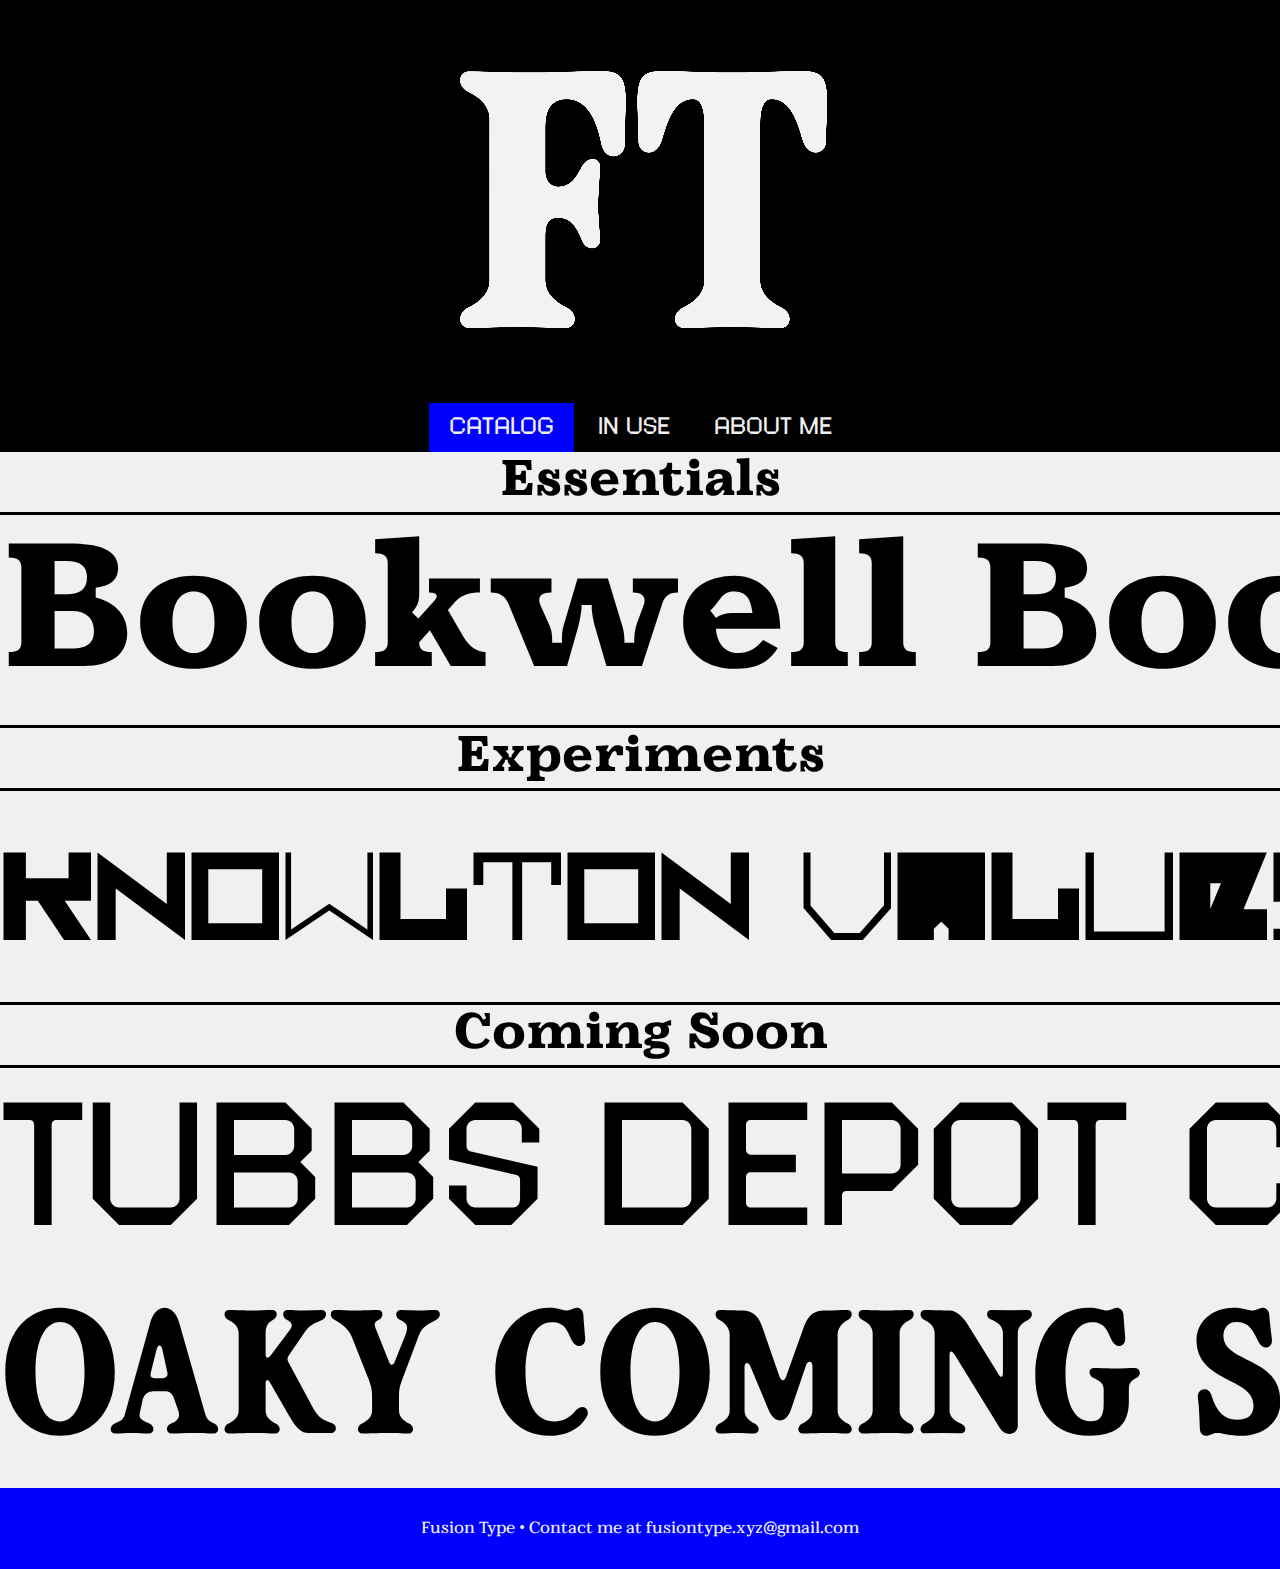
<file: index.html>
<!DOCTYPE html>
<html lang="eng">
<head>
    <meta charset="UTF-8">
    <meta http-equiv="X-UA_Compatable" content="IE=edge">
    <meta name="viewport" content="with=device=width">
    <title>Fusion Type Foundry</title>
    <link rel="stylesheet" href="style.css">
    <link rel="icon" type="image/png" href="FAVICON.png">
</head>

<!-- <div class="navlogo">
    <img src="/images2/FusionTypeG.svg" alt="Fusion Type Logo" width="100%">
</div> -->

<div class="mainvid">
    <video width="100%" autoplay muted loop>
        <source src="FT WEB.mp4" type="video/mp4">
    Your browser does not support the video tag.
    </video>
</div>

<!-- <div class="navlogo">
    <img src="/images2/Fusion Type White.png" alt="Fusion Type Logo" style="width:100%">
</div> -->

<!-- <div class="arrowdown">
    <img src="/images2/Arrow down.png" alt="Arrow Down" style="width:100%">
</div> -->

<body>
    <nav class="navbar">
        <ul>
            <li><a href="index.html" class="active">Catalog</a></li>
            <li><a href="morework.html">In Use</a></li>
            <li><a href="about.html">About Me</a></li>
        </ul>
    </nav>

<h3>Essentials</h3>
<hr color="black" size="3">
<m1>
<a href="Bookwell.html" style="color: inherit;" target="_self">
<div class="marquee">
	<div class="marquee-content scroll">
		<div>Bookwell</div>
		<div>Bookwell</div>
	</div>
	<div class="marquee-content scroll">
		<div>Bookwell</div>
		<div>Bookwell</div>
	</div>
</div>
</a>
</m1>

<hr color="black" size="3">
<h3>Experiments</h3>
<hr color="black" size="3">
<m4>
    <a href="KV.html" style="color: inherit;"target="_self">
    <div class="marquee">
        <div class="marquee-content scroll">
            <div>Knowlton</div>
            <div>Values</div>
            <div>Ascii</div>
        </div>
        <div class="marquee-content scroll">
            <div>Knowlton</div>
            <div>Values</div>
            <div>Ascii</div>
        </div>
    </div>
    </a>
</m4>

<hr color="black" size="3">
<h3>Coming Soon</h3>
<hr color="black" size="3">

<m2>
    <a>
    <div class="marquee">
        <div class="marquee-content scroll">
            <div>Tubbs</div>
            <div>Depot</div>
            <div>Coming</div>
            <div>Soon</div>
        </div>
        <div class="marquee-content scroll">
            <div>Tubbs</div>
            <div>Depot</div>
            <div>Coming</div>
            <div>Soon</div>
        </div>
    </div>
    </a>
    </m2>
    
    <m3>
        <a>
        <div class="marquee">
            <div class="marquee-content scroll">
                <div>OAKY</div>
                <div>COMING</div>
                <div>SOON</div>
            </div>
            <div class="marquee-content scroll">
                <div>OAKY</div>
                <div>COMING</div>
                <div>SOON</div>
            </div>
        </div>
        </a>
    </m3>

</body>


<footer>
    <p>Fusion Type • Contact me at fusiontype.xyz@gmail.com</p>
</footer>

<div class="cursors"> 
    <div>
        <span> </span>
    </div>
</div>

<script src="cursors.js"></script>
</file>
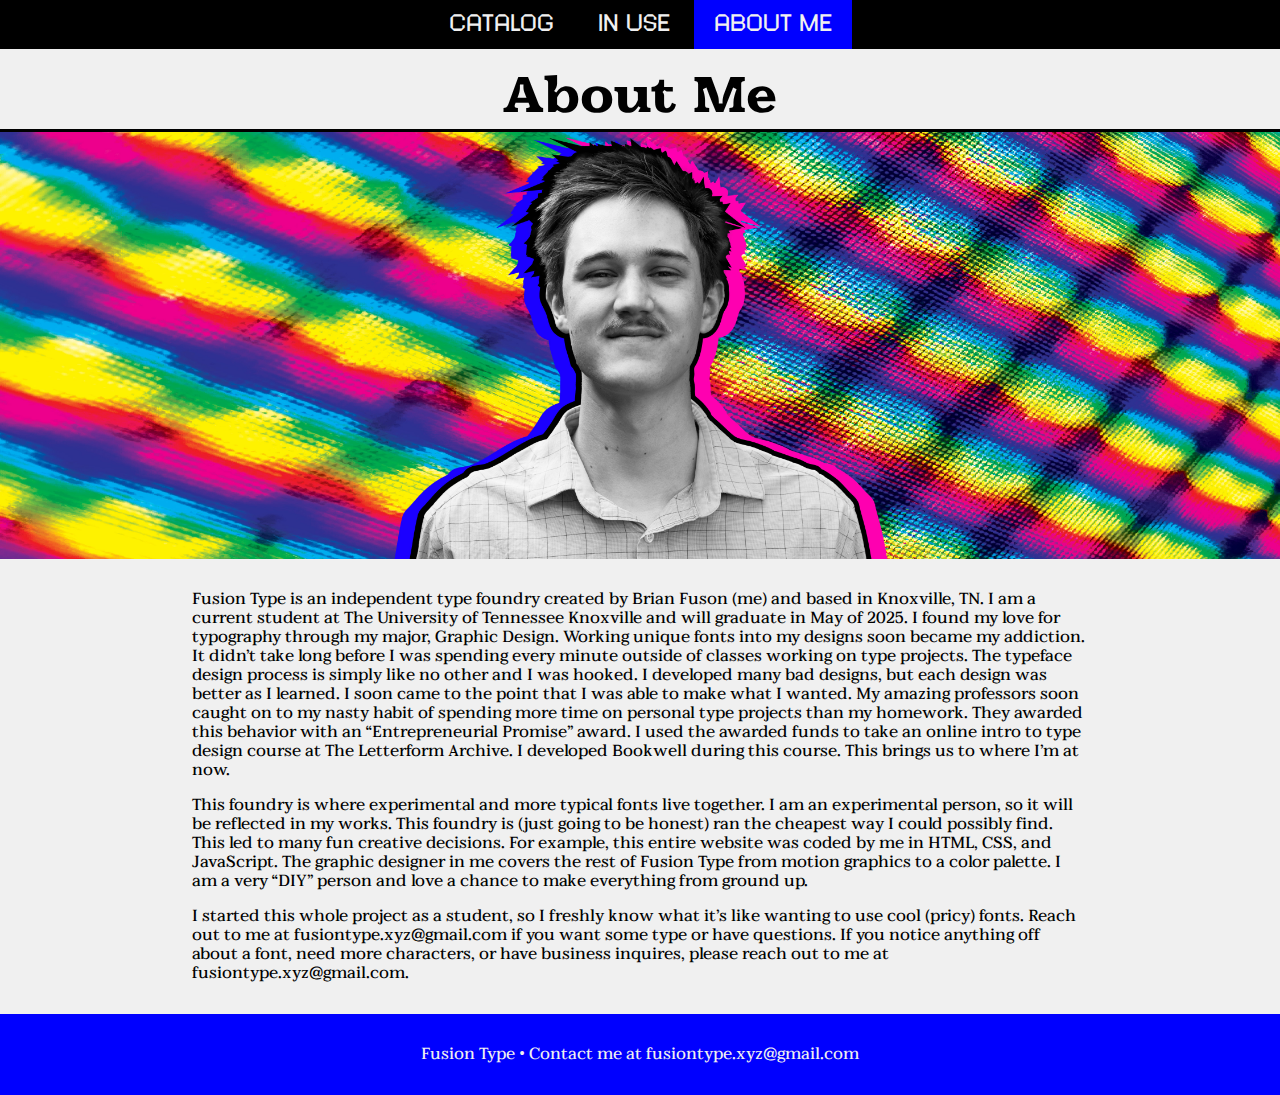
<file: about.html>
<!DOCTYPE html>
<html lang="eng">
<head>
    <meta charset="UTF-8">
    <meta http-equiv="X-UA_Compatable" content="IE=edge">
    <meta name="viewport" content="with=device=width">
    <title>Fusion Type Foundry</title>
    <link rel="stylesheet" href="style.css">
    <link rel="icon" type="image/png" href="FAVICON.png">
</head>

<body>
    <nav class="navbar">
        <ul>
            <li><a href="index.html">Catalog</a></li>
            <li><a href="morework.html">In Use</a></li>
            <li><a href="about.html" class="active">About Me</a></li>
        </ul>
    </nav>

<main>
</main>
    <h3>About Me</h3>
    <hr color="black" size="3">
<!-- <div class="ME">
<img src="/images2/ME2.png" alt="Picture of Brian" class="center" style="width: 50%;">
</div> -->

<div class="MWI">
    <img src="/images2/ME2.jpg" alt="Self Portrait" class="center" style="width: 100%;">
</div>

<div class="paragraph">
    <p>Fusion Type is an independent type foundry created by Brian Fuson (me) and based in Knoxville, TN. I am a current student at The University of Tennessee Knoxville and will graduate in May of 2025. I found my love for typography through my major, Graphic Design. Working unique fonts into my designs soon became my addiction. It didn’t take long before I was spending every minute outside of classes working on type projects. The typeface design process is simply like no other and I was hooked. I developed many bad designs, but each design was better as I learned. I soon came to the point that I was able to make what I wanted. My amazing professors soon caught on to my nasty habit of spending more time on personal type projects than my homework. They awarded this behavior with an “Entrepreneurial Promise” award. I used the awarded funds to take an online intro to type design course at The Letterform Archive. I developed Bookwell during this course. This brings us to where I’m at now. </p>
    <p>This foundry is where experimental and more typical fonts live together. I am an experimental person, so it will be reflected in my works. This foundry is (just going to be honest) ran the cheapest way I could possibly find. This led to many fun creative decisions. For example, this entire website was coded by me in HTML, CSS, and JavaScript. The graphic designer in me covers the rest of Fusion Type from motion graphics to a color palette. I am a very “DIY” person and love a chance to make everything from ground up. </p>
    <p>I started this whole project as a student, so I freshly know what it’s like wanting to use cool (pricy) fonts. Reach out to me at fusiontype.xyz@gmail.com if you want some type or have questions. If you notice anything off about a font, need more characters, or have business inquires, please reach out to me at fusiontype.xyz@gmail.com.</p>
</div>

</body>

<footer>
    <p>Fusion Type • Contact me at fusiontype.xyz@gmail.com</p>
</footer>
</file>
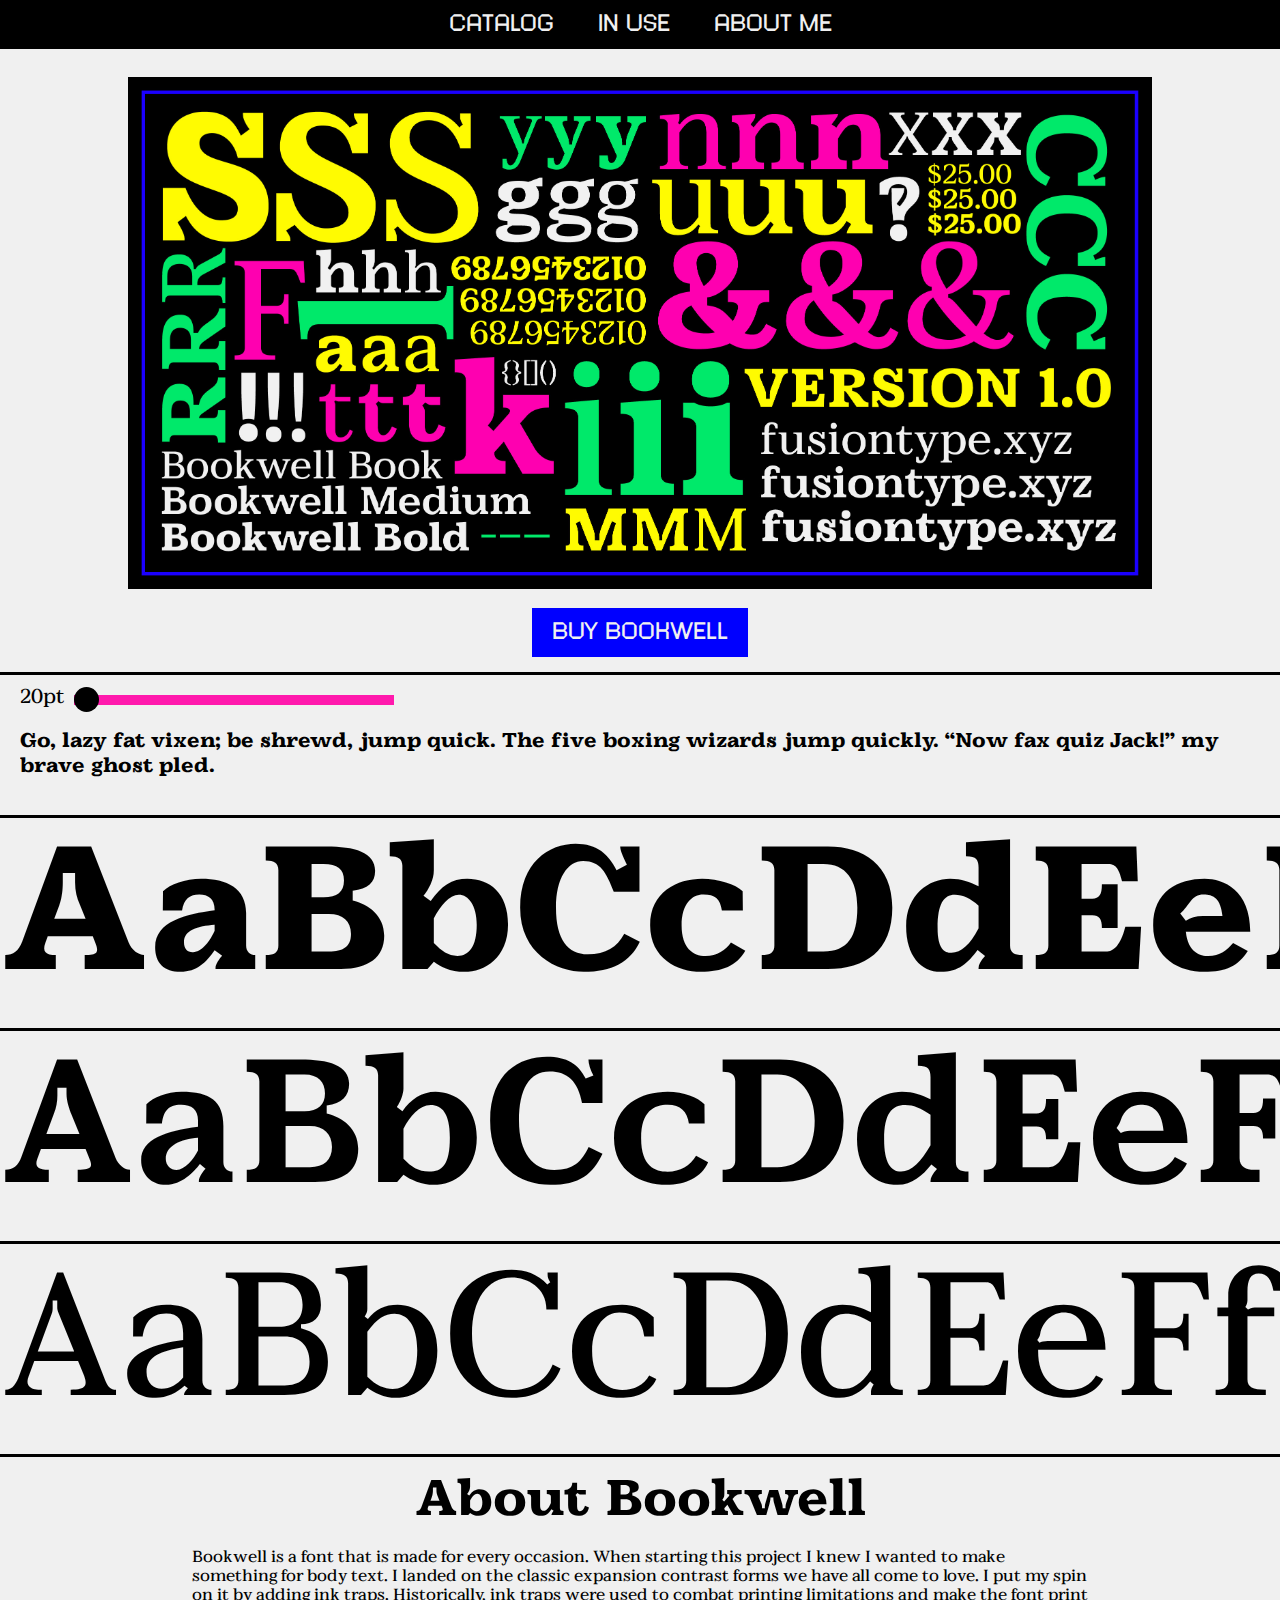
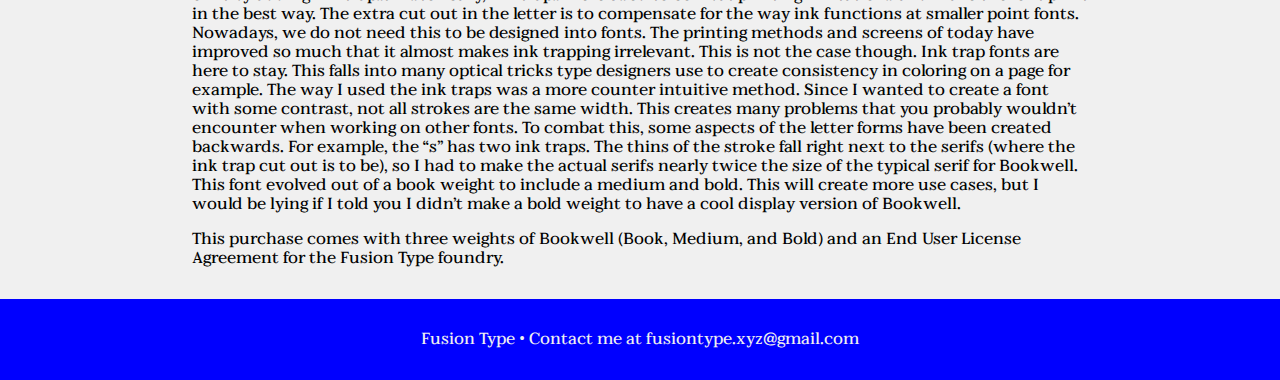
<file: Bookwell.html>
<!DOCTYPE html>
<html lang="en">
<head>
    <meta charset="UTF-8">
    <meta http-equiv="X-UA-Compatible" content="IE=edge">
    <meta name="viewport" content="width=device-width">
    <title>Fusion Type Foundry</title>
    <link rel="stylesheet" href="style.css">
    <link rel="stylesheet" href="bookwellstyle.css">
    <link rel="icon" type="image/png" href="FAVICON.png">
</head>

<body>

  <nav class="navbar">
        <ul>
            <li><a href="index.html">Catalog</a></li>
            <li><a href="morework.html">In Use</a></li>
            <li><a href="about.html">About Me</a></li>
        </ul>
  </nav>

  <!-- <h3>Bookwell</h3>

  <p2>Need something simple but unique? Click the button below to download Bookwell</p2> -->
<!-- <div class="specvid">
  <video width="80%" autoplay muted loop>
    <source src="images2/Bookwell Animation.mp4" type="video/mp4">
  Your browser does not support the video tag.
  </video>
</div> -->

<div class="specimag">
  <image width="80%">
    <img src="/images2/BW Spec.jpg" alt="Fusion Type" style="width:100%" data-hover="Type Design">
  </image>
</div>

  <a href="https://fusiontype.gumroad.com/l/Bookwell?layout=profile" target="_blank">
    <button class="button">Buy Bookwell</button>
  </a>


  <hr color="black" size="3">

  <input type="range" min="20" max="150" class="size-slider">
  <div class="txtsize"><span>20</span>pt</div>
  <div class="slide">Go, lazy fat vixen; be shrewd, jump quick. The five boxing wizards jump quickly. “Now fax quiz Jack!” my brave ghost pled.</div>
  <br>
  <br>

  <hr color="black" size="3">

  <mb>
    <a>
    <div class="marqueeb">
        <div class="marquee-content scrollb">
            <div>AaBbCcDdEeFfGgHhIiJjKkLlMmNnOoPpQqRrSsTtUuVvWwXxYyZz</div>
        </div>
        <div class="marquee-content scrollb">
            <div>AaBbCcDdEeFfGgHhIiJjKkLlMmNnOoPpQqRrSsTtUuVvWwXxYyZz</div>
        </div>
    </div>
    <hr color="black" size="3">    
    </a>
  </mb>

  <mbb>
    <a>
    <div class="marqueebb">
        <div class="marquee-content scrollbb">
            <div>AaBbCcDdEeFfGgHhIiJjKkLlMmNnOoPpQqRrSsTtUuVvWwXxYyZz</div>
        </div>
        <div class="marquee-content scrollbb">
            <div>AaBbCcDdEeFfGgHhIiJjKkLlMmNnOoPpQqRrSsTtUuVvWwXxYyZz</div>
        </div>
    </div>
    <hr color="black" size="3">    
    </a>
  </mbb>

  <mbbb>
    <a>
    <div class="marqueebb">
        <div class="marquee-content scrollbb">
            <div>AaBbCcDdEeFfGgHhIiJjKkLlMmNnOoPpQqRrSsTtUuVvWwXxYyZz</div>
        </div>
        <div class="marquee-content scrollbb">
            <div>AaBbCcDdEeFfGgHhIiJjKkLlMmNnOoPpQqRrSsTtUuVvWwXxYyZz</div>
        </div>
    </div>
    <hr color="black" size="3">    
    </a>
</mbbb>

<div class="paragraph">
  <h3>About Bookwell</h3>
    <p>Bookwell is a font that is made for every occasion. When starting this project I knew I wanted to make something for body text. I landed on the classic expansion contrast forms we have all come to love. I put my spin on it by adding ink traps. Historically, ink traps were used to combat printing limitations and make the font print in the best way. The extra cut out in the letter is to compensate for the way ink functions at smaller point fonts. Nowadays, we do not need this to be designed into fonts. The printing methods and screens of today have improved so much that it almost makes ink trapping irrelevant. This is not the case though. Ink trap fonts are here to stay. This falls into many optical tricks type designers use to create consistency in coloring on a page for example. The way I used the ink traps was a more counter intuitive method. Since I wanted to create a font with some contrast, not all strokes are the same width. This creates many problems that you probably wouldn’t encounter when working on other fonts. To combat this, some aspects of the letter forms have been created backwards. For example, the “s” has two ink traps. The thins of the stroke fall right next to the serifs (where the ink trap cut out is to be), so I had to make the actual serifs nearly twice the size of the typical serif for Bookwell. This font evolved out of a book weight to include a medium and bold. This will create more use cases, but I would be lying if I told you I didn’t make a bold weight to have a cool display version of Bookwell.</p>
    <p>This purchase comes with three weights of Bookwell (Book, Medium, and Bold) and an End User License Agreement for the Fusion Type foundry. </p>
</div>

<!-- <hr color="black" size="3">

<img src="/images2/BookwellSpec.png" alt="The North Face Shirt" class="center" style="width: 100%;"> -->

  <!-- <input type="range" min="40" max="60" class="size-slider">
  <div class="slide"><span>40</span> Point size font. The five boxing wizards jump quickly.</div>
  <br>
  <br> -->



<script src="https://code.jquery.com/jquery-3.6.0.min.js"></script>
<script src="sliders.js"></script>

</body>

<footer>
    <p>Fusion Type • Contact me at fusiontype.xyz@gmail.com</p>
</footer>
</file>
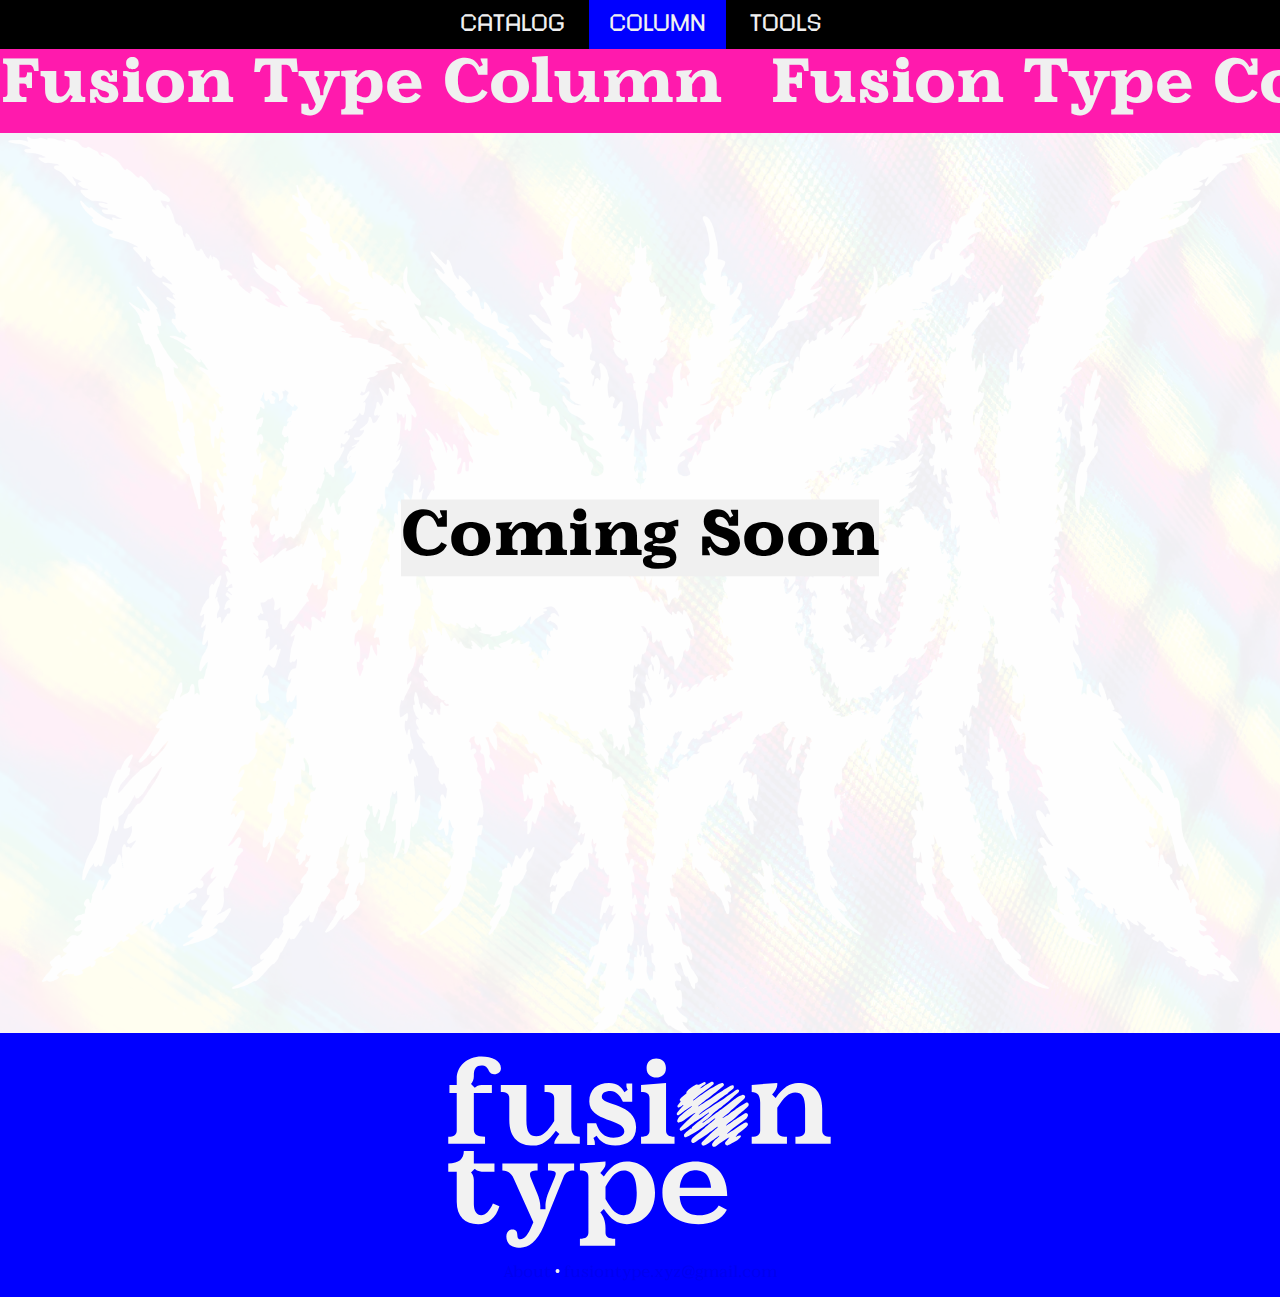
<file: column.html>
<!DOCTYPE html>
<html lang="eng">
  <head>
    <meta charset="UTF-8" />
    <meta http-equiv="X-UA_Compatable" content="IE=edge" />
    <meta name="viewport" content="with=device=width" />
    <meta name="description" content="Fusion Type Foundry creates experimental and essential typefaces, blending tradition and innovation. Explore our catalog of fonts and design tools." />
    <title>Fusion Type Foundry</title>
    <link rel="stylesheet" href="style.css" />
    <link rel="icon" type="image/png" href="FAVICON.png" />
    <style>
      .fullscreen-container {
        position: relative;
        width: 100vw;
        height: 100vh;
        overflow: hidden;
        display: flex;
        align-items: center;
        justify-content: center;
      }

      .fullscreen-image {
        width: 100%;
        height: 100%;
        mix-blend-mode: screen;
        object-fit: cover;
        object-position: center;
        display: block;
      }

      .coming-soon-text {
        position: absolute;
        top: 45%;
        left: 50%;
        transform: translate(-50%, -50%);
        text-align: center;
        z-index: 10;
      }

      .coming-soon-text h1 {
        font-family: Bookwell, Georgia, "Times New Roman", Times, serif;
        font-size: 4rem;
        color: black;
        margin: 0;
        font-weight: bold;
        text-align: center;
      }

      .title-marquee {
        font-size: 62px;
        font-family: Bookwell;
        background-color: rgb(255, 26, 173);
        color: rgb(240, 240, 240);
        padding-bottom: 10px;
      }

      /* Ensure page is still scrollable */
      body {
        margin: 0;
        padding: 0;
        min-height: 100vh;
      }

      /* Responsive text sizing */
      @media (max-width: 768px) {
        .coming-soon-text h1 {
          font-size: 2.5rem;
        }
      }

      @media (max-width: 480px) {
        .coming-soon-text h1 {
          font-size: 2rem;
        }
      }
    </style>
  </head>

  <body>
    <nav class="navbar">
      <ul>
        <li><a href="index.html">Catalog</a></li>
        <li><a href="column.html" class="active">Column</a></li>
        <li><a href="tools.html">Tools</a></li>
      </ul>
    </nav>

    <div class="title-marquee">
      <a style="color: inherit" target="_self">
        <div class="marquee">
          <div class="marquee-content scroll">
            <div>Fusion Type Column</div>
            <div>Fusion Type Column</div>
          </div>
          <div class="marquee-content scroll">
            <div>Fusion Type Column</div>
            <div>Fusion Type Column</div>
          </div>
        </div>
      </a>
    </div>

    <div class="fullscreen-container">
      <img src="/images2/MetalFusion.jpg" alt="Background Fusion Type Graphic" class="fullscreen-image" />
      <div class="coming-soon-text">
        <h1>Coming Soon</h1>
      </div>
    </div>
  </body>

  <footer class="footer">
    <div class="footer-left">
      <img src="/images2/FusionTypeG.svg" alt="Fusion Type Logo" class="footer-logo" />
    </div>
    <div class="footer-right">
      <a href="/about.html">About</a>
      <span>•</span>
      <a href="mailto:fusiontype.xyz@gmail.com">fusiontype.xyz@gmail.com</a>
    </div>
  </footer>

  <div class="cursors">
    <div>
      <span> </span>
    </div>
  </div>

  <script src="cursors.js"></script>
</html>
</file>
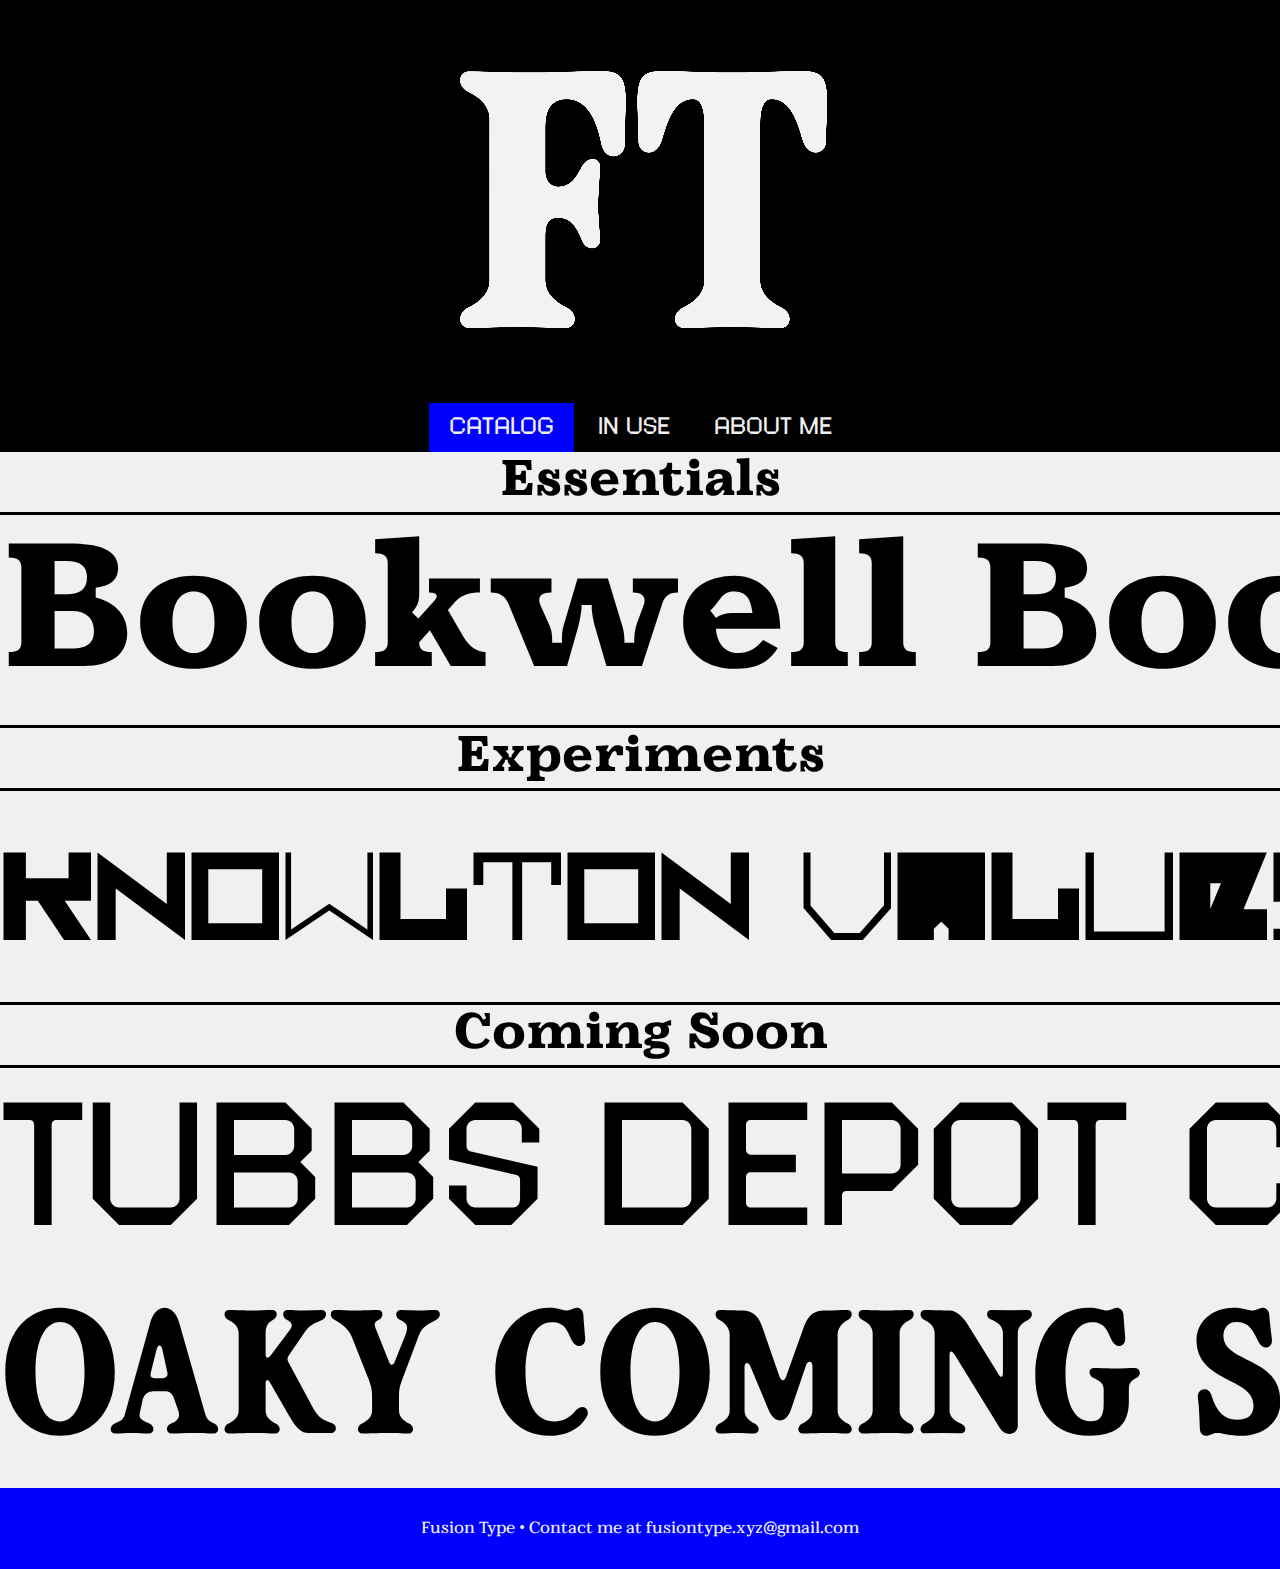
<file: fusion-type-tool.html>
<!DOCTYPE html>
<html lang="eng">
  <head>
    <meta charset="UTF-8" />
    <meta http-equiv="X-UA_Compatable" content="IE=edge" />
    <meta name="viewport" content="width=device-width, initial-scale=1.0" />
    <title>Fusion Type Foundry</title>
    <link rel="stylesheet" href="style.css" />
    <link rel="icon" type="image/png" href="FAVICON.png" />
  </head>

  <!-- <div class="navlogo">
    <img src="/images2/FusionTypeG.svg" alt="Fusion Type Logo" width="100%">
</div> -->

  <div class="mainvid">
    <video width="100%" autoplay muted loop>
      <source src="FT WEB.mp4" type="video/mp4" />
      Your browser does not support the video tag.
    </video>
  </div>

  <!-- <div class="navlogo">
    <img src="/images2/Fusion Type White.png" alt="Fusion Type Logo" style="width:100%">
</div> -->

  <!-- <div class="arrowdown">
    <img src="/images2/Arrow down.png" alt="Arrow Down" style="width:100%">
</div> -->

  <body>
    <nav class="navbar">
      <ul>
        <li><a href="index.html" class="active">Catalog</a></li>
        <li><a href="morework.html">In Use</a></li>
        <li><a href="about.html">About Me</a></li>
      </ul>
    </nav>

    <h3>Essentials</h3>
    <hr color="black" size="3" />
    <m1>
      <a href="Bookwell.html" style="color: inherit" target="_self">
        <div class="marquee">
          <div class="marquee-content scroll">
            <div>Bookwell</div>
            <div>Bookwell</div>
          </div>
          <div class="marquee-content scroll">
            <div>Bookwell</div>
            <div>Bookwell</div>
          </div>
        </div>
      </a>
    </m1>

    <hr color="black" size="3" />
    <h3>Experiments</h3>
    <hr color="black" size="3" />
    <m4>
      <a href="KV.html" style="color: inherit" target="_self">
        <div class="marquee">
          <div class="marquee-content scroll">
            <div>Knowlton</div>
            <div>Values</div>
            <div>Ascii</div>
          </div>
          <div class="marquee-content scroll">
            <div>Knowlton</div>
            <div>Values</div>
            <div>Ascii</div>
          </div>
        </div>
      </a>
    </m4>

    <hr color="black" size="3" />
    <h3>Coming Soon</h3>
    <hr color="black" size="3" />

    <m2>
      <a>
        <div class="marquee">
          <div class="marquee-content scroll">
            <div>Tubbs</div>
            <div>Depot</div>
            <div>Coming</div>
            <div>Soon</div>
          </div>
          <div class="marquee-content scroll">
            <div>Tubbs</div>
            <div>Depot</div>
            <div>Coming</div>
            <div>Soon</div>
          </div>
        </div>
      </a>
    </m2>

    <m3>
      <a>
        <div class="marquee">
          <div class="marquee-content scroll">
            <div>OAKY</div>
            <div>COMING</div>
            <div>SOON</div>
          </div>
          <div class="marquee-content scroll">
            <div>OAKY</div>
            <div>COMING</div>
            <div>SOON</div>
          </div>
        </div>
      </a>
    </m3>
  </body>

  <footer>
    <p>Fusion Type • Contact me at fusiontype.xyz@gmail.com</p>
  </footer>

  <div class="cursors">
    <div>
      <span> </span>
    </div>
  </div>

  <script src="cursors.js"></script>
</html>
</file>
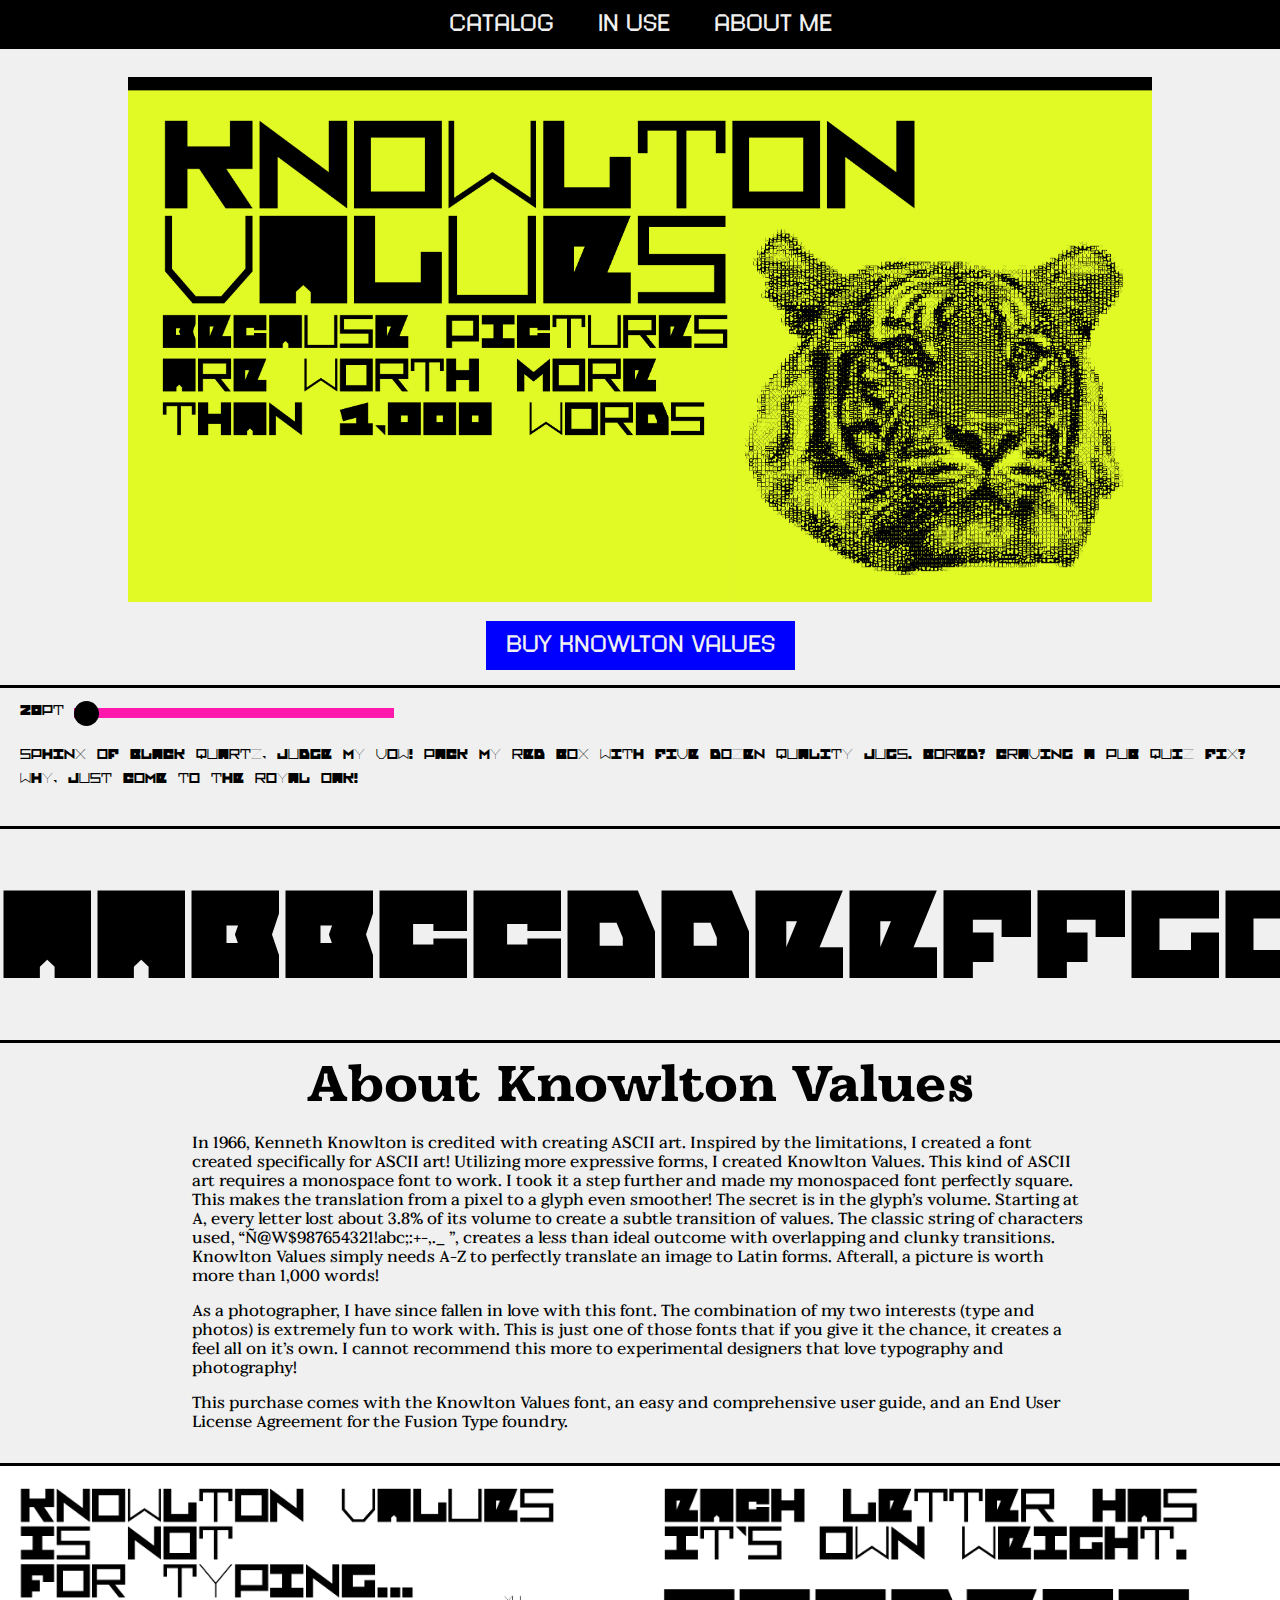
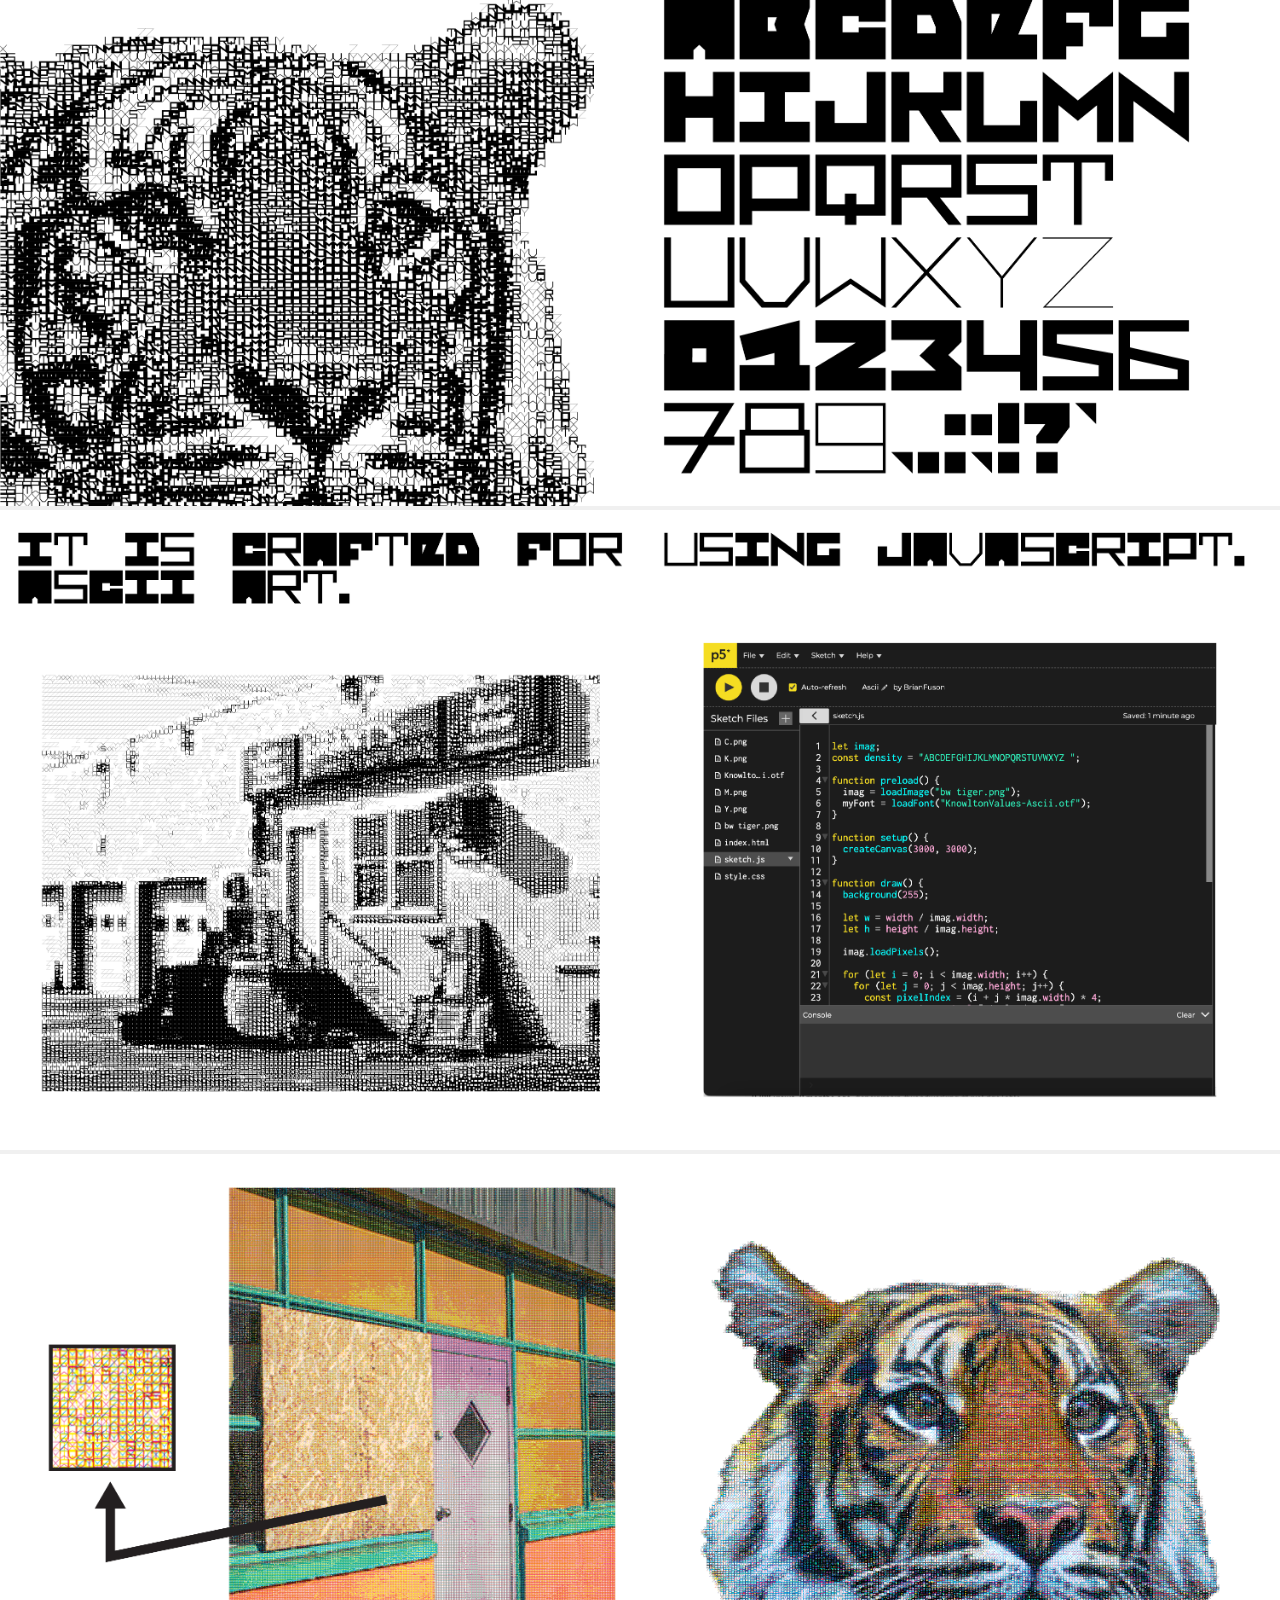
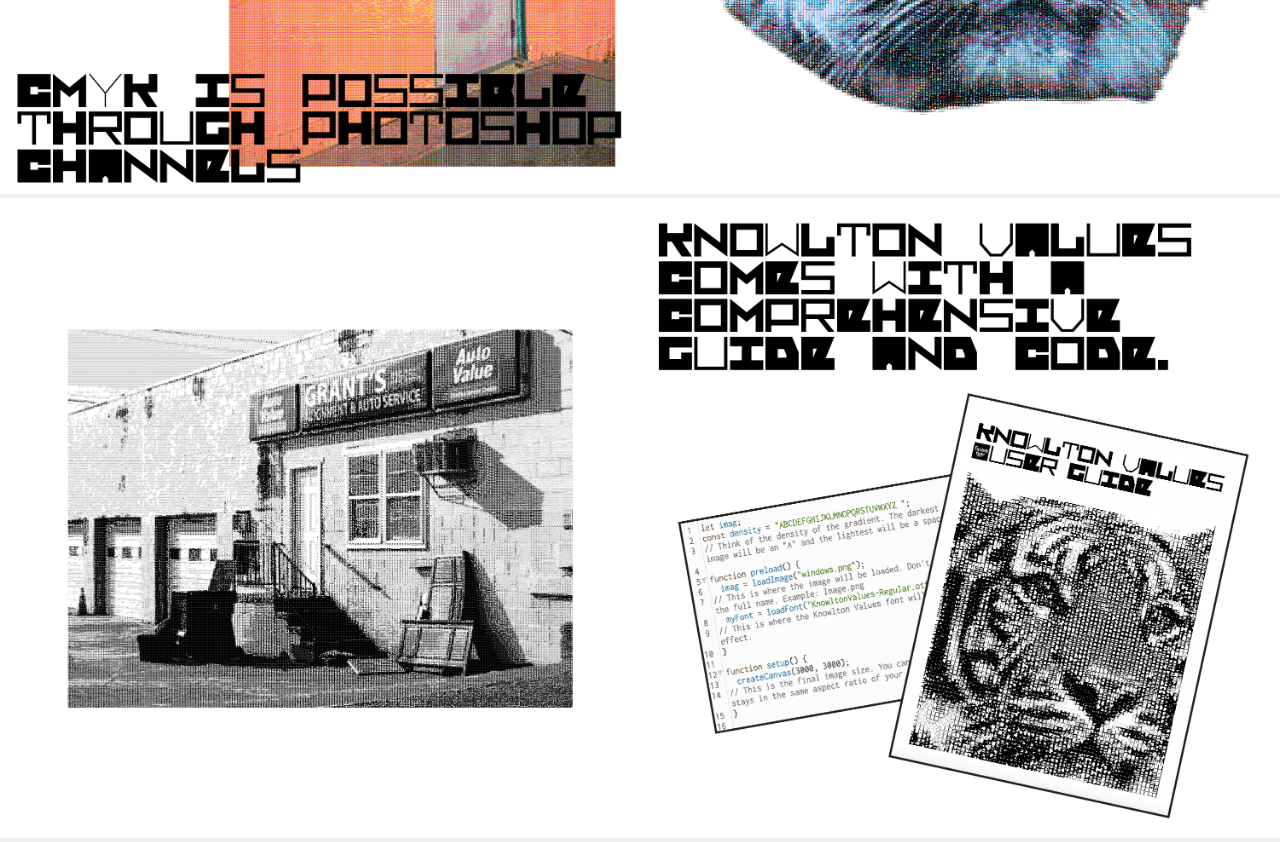
<file: KV.html>
<!DOCTYPE html>
<html lang="en">
<head>
    <meta charset="UTF-8">
    <meta http-equiv="X-UA-Compatible" content="IE=edge">
    <meta name="viewport" content="width=device-width">
    <title>Fusion Type Foundry</title>
    <link rel="stylesheet" href="style.css">
    <link rel="stylesheet" href="KVstyle.css">
    <link rel="icon" type="image/png" href="FAVICON.png">
</head>

<body>

  <nav class="navbar">
        <ul>
            <li><a href="index.html">Catalog</a></li>
            <li><a href="morework.html">In Use</a></li>
            <li><a href="about.html">About Me</a></li>
        </ul>
  </nav>

<div class="specimag">
  <image width="80%">
    <img src="/images2/KVweb.png" alt="Fusion Type" style="width:100%" data-hover="Type Design">
  </image>
</div>

  <a href="https://fusiontype.gumroad.com/l/knowlton_values?layout=profile" target="_blank">
    <button class="button">Buy Knowlton Values</button>
  </a>

  <hr color="black" size="3">

  <input type="range" min="20" max="150" class="size-slider">
  <div class="txtsize"><span>20</span>pt</div>
  <div class="slide">Sphinx of black quartz, judge my vow! Pack my red box with five dozen quality jugs. Bored? Craving a pub quiz fix? Why, just come to the Royal Oak!
  </div>
  <br>
  <br>

  <hr color="black" size="3">

  <mb>
    <a>
    <div class="marqueeb">
        <div class="marquee-content scrollb">
            <div>AaBbCcDdEeFfGgHhIiJjKkLlMmNnOoPpQqRrSsTtUuVvWwXxYyZz</div>
        </div>
        <div class="marquee-content scrollb">
            <div>AaBbCcDdEeFfGgHhIiJjKkLlMmNnOoPpQqRrSsTtUuVvWwXxYyZz</div>
        </div>
    </div>
    <hr color="black" size="3">    
    </a>
  </mb>  

  <div class="paragraph">
    <h3>About Knowlton Values</h3>
      <p>In 1966, Kenneth Knowlton is credited with creating ASCII art. Inspired by the limitations, I created a font created specifically for ASCII art! Utilizing more expressive forms, I created Knowlton Values. This kind of ASCII art requires a monospace font to work. I took it a step further and made my monospaced font perfectly square. This makes the translation from a pixel to a glyph even smoother! The secret is in the glyph’s volume. Starting at A, every letter lost about 3.8% of its volume to create a subtle transition of values. The classic string of characters used, “Ñ@W$987654321!abc;:+-,._ ”, creates a less than ideal outcome with overlapping and clunky transitions. Knowlton Values simply needs A-Z to perfectly translate an image to Latin forms. Afterall, a picture is worth more than 1,000 words!</p>
      <p>As a photographer, I have since fallen in love with this font. The combination of my two interests (type and photos) is extremely fun to work with. This is just one of those fonts that if you give it the chance, it creates a feel all on it’s own. I cannot recommend this more to experimental designers that love typography and photography!</p>
      <p>This purchase comes with the Knowlton Values font, an easy and comprehensive user guide, and an End User License Agreement for the Fusion Type foundry.</p>
  </div>
  <hr color="black" size="3">  

  <div class="row">
        <div class="column">
      <img src="/images2/KnowltonValues-01.png" alt="Fusion Type" style="width:100%" data-hover="Type Design">
    </div>
    <div class="column">
        <img src="/images2/KnowltonValues-02.png" alt="Greenhouse Photo" style="width:100%" data-hover="Photography">
    </div>
    <div class="column">
      <img src="/images2/KnowltonValues-03.png" alt="Illustration" style="width:100%" data-hover="Illustration">
    </div>
    <div class="column">
        <img src="/images2/KnowltonValues-04.png" alt="Illustration" style="width:100%" data-hover="Illustration">
    </div>
    <div class="column">
        <img src="/images2/KnowltonValues-05.png" alt="Illustration" style="width:100%" data-hover="Illustration">
    </div>
    <div class="column">
          <img src="/images2/KnowltonValues-06.png" alt="Illustration" style="width:100%" data-hover="Illustration">
    </div>
    <div class="column">
        <img src="/images2/KnowltonValues-07.png" alt="Illustration" style="width:100%" data-hover="Illustration">
    </div>
    <div class="column">
          <img src="/images2/KnowltonValues-09.png" alt="Illustration" style="width:100%" data-hover="Illustration">
      </div>


<script src="https://code.jquery.com/jquery-3.6.0.min.js"></script>
<script src="sliders.js"></script>

</body>

<footer>
    <p>Fusion Type • Contact me at fusiontype.xyz@gmail.com</p>
</footer>
</file>
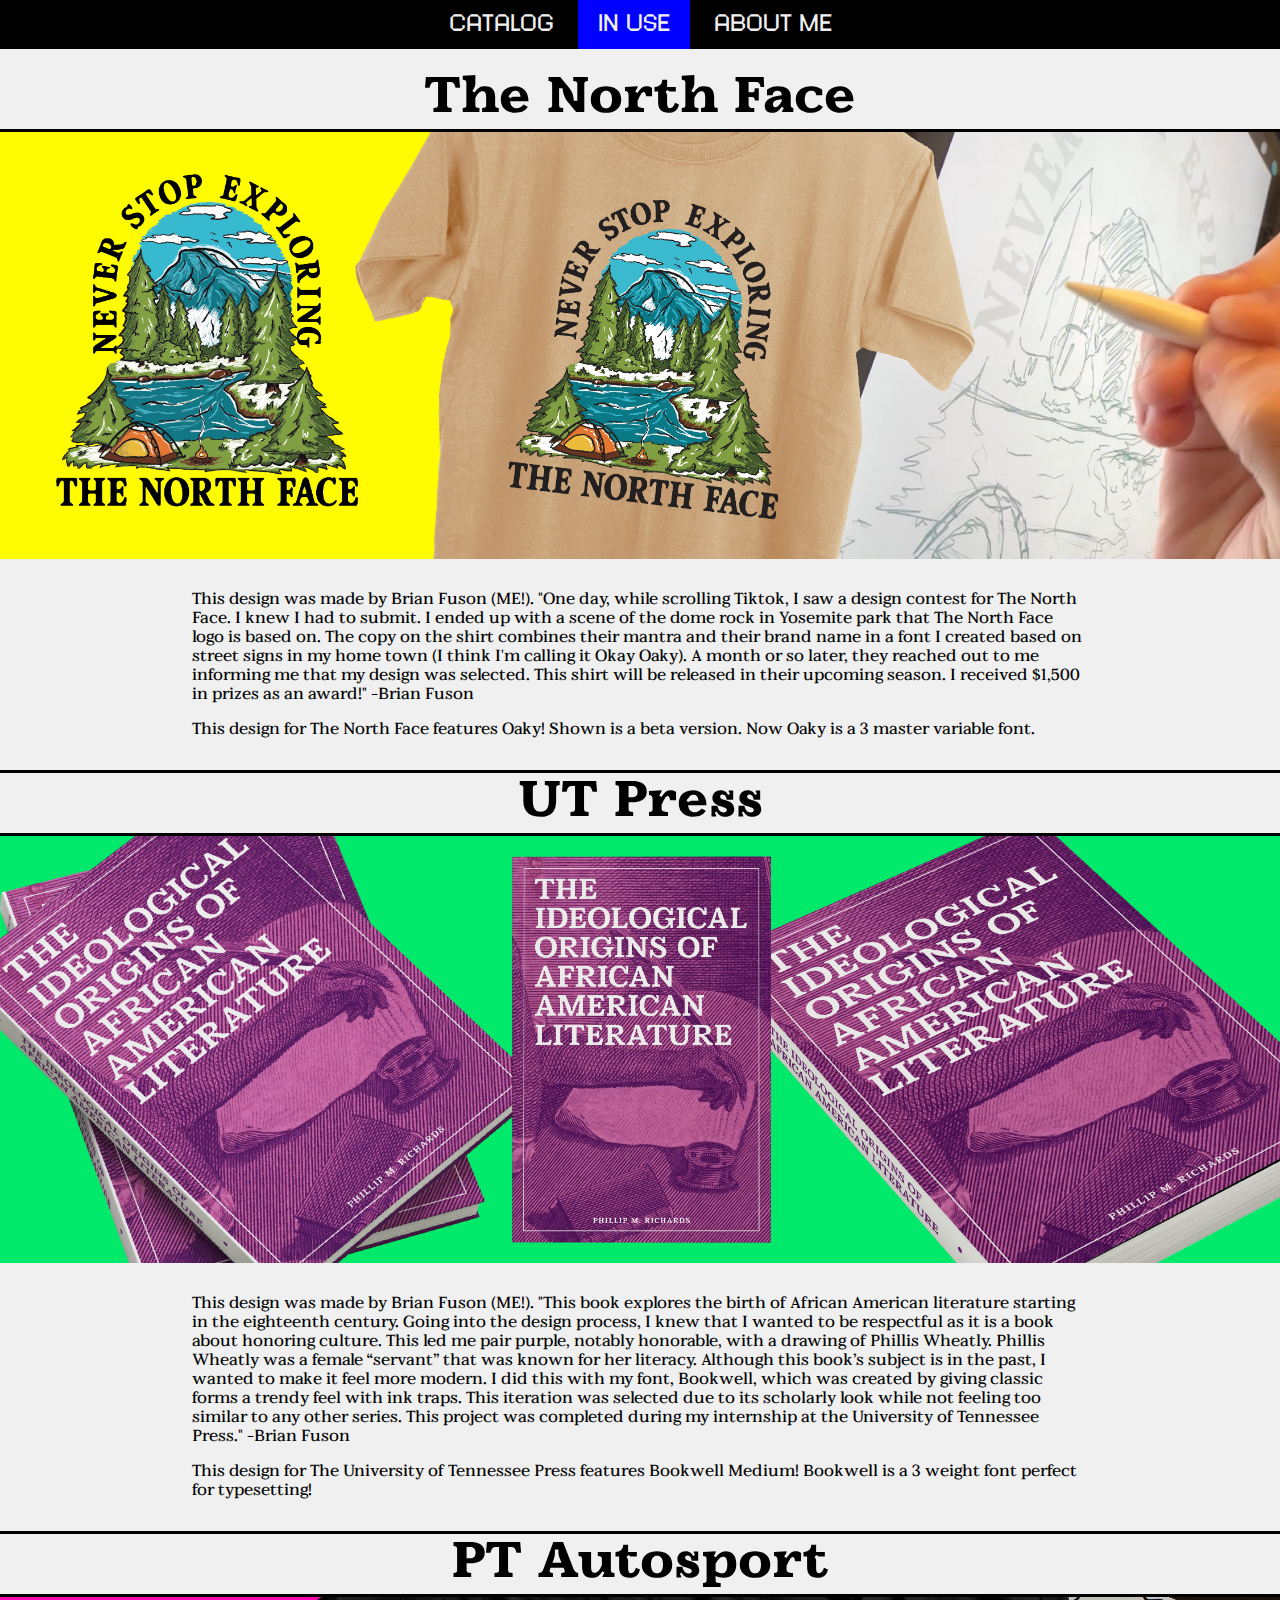
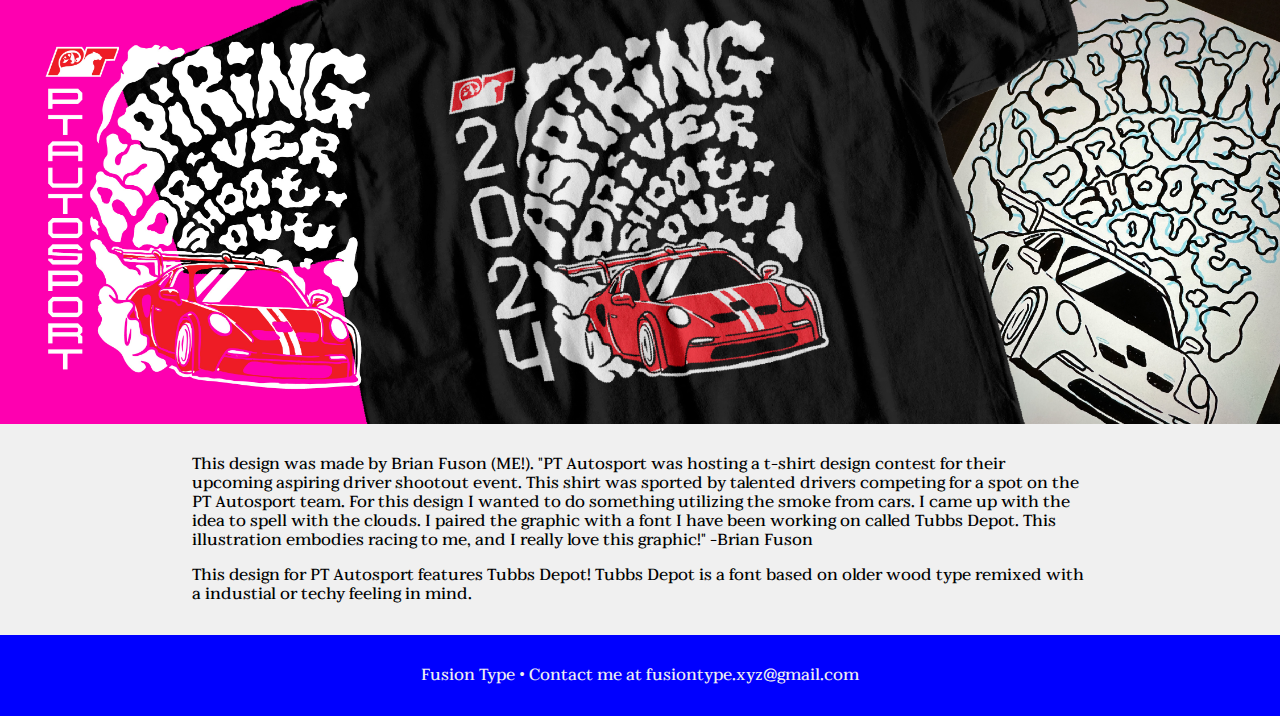
<file: morework.html>
<!DOCTYPE html>
<html lang="eng">
<head>
    <meta charset="UTF-8">
    <meta http-equiv="X-UA_Compatable" content="IE=edge">
    <meta name="viewport" content="with=device=width">
    <title>Brian Fuson Portfolio</title>
    <link rel="stylesheet" href="style.css">
    <link rel="icon" type="image/png" href="FAVICON.png">
</head>

<body>
    <nav class="navbar">
        <ul>
            <li><a href="index.html">Catalog</a></li>
            <li><a href="morework.html" class="active">In Use</a></li>
            <li><a href="about.html">About Me</a></li>
        </ul>
    </nav>

<main>

</main>

<h3>The North Face</h3>
<hr color="black" size="3" width="100%">
<div class="MWI">
    <img src="/images2/TNF IU2.jpg" alt="The North Face Shirt" class="center" style="width: 100%;">
</div>

<div class="paragraph">
    <p>This design was made by Brian Fuson (ME!). "One day, while scrolling Tiktok, I saw a design contest for The North Face. I knew I had to submit. I ended up with a scene of the dome rock in Yosemite park that The North Face logo is based on. The copy on the shirt combines their mantra and their brand name in a font I created based on street signs in my home town (I think I'm calling it Okay Oaky). A month or so later, they reached out to me informing me that my design was selected. This shirt will be released in their upcoming season. I received $1,500 in prizes as an award!" -Brian Fuson</p>
    <p>This design for The North Face features Oaky! Shown is a beta version. Now Oaky is a 3 master variable font.</p>
</div>


<hr color="black" size="3" width="100%">

<h3>UT Press</h3>
<hr color="black" size="3" width="100%">
<div class="MWI">
    <img src="/images2/Richards IU2.jpg" alt="The Ideological Origins of African American Literature" class="center" style="width: 100%;">
</div>

<div class="paragraph">
    <p>This design was made by Brian Fuson (ME!). "This book explores the birth of African American literature starting in the eighteenth century. Going into the design process, I knew that I wanted to be respectful as it is a book about honoring culture. This led me pair purple, notably honorable, with a drawing of Phillis Wheatly. Phillis Wheatly was a female “servant” that was known for her literacy. Although this book’s subject is in the past, I wanted to make it feel more modern. I did this with my font, Bookwell, which was created by giving classic forms a trendy feel with ink traps. This iteration was selected due to its scholarly look while not feeling too similar to any other series. This project was completed during my internship at the University of Tennessee Press." -Brian Fuson</p>
    <p>This design for The University of Tennessee Press features Bookwell Medium! Bookwell is a 3 weight font perfect for typesetting!</p>
</div>

<hr color="black" size="3" width="100%">

<h3>PT Autosport</h3>
<hr color="black" size="3" width="100%">
<div class="MWI">
    <img src="/images2/PT IU2.jpg" alt="PT Autosport Shirt" class="center" style="width: 100%;">
</div>

<div class="paragraph">
    <p>This design was made by Brian Fuson (ME!). "PT Autosport was hosting a t-shirt design contest for their upcoming aspiring driver shootout event. This shirt was sported by talented drivers competing for a spot on the PT Autosport team. For this design I wanted to do something utilizing the smoke from cars. I came up with the idea to spell with the clouds. I paired the graphic with a font I have been working on called Tubbs Depot. This illustration embodies racing to me, and I really love this graphic!" -Brian Fuson</p>
    <p>This design for PT Autosport features Tubbs Depot! Tubbs Depot is a font based on older wood type remixed with a industial or techy feeling in mind.</p>
</div>

<!--

<hr color="black" size="3" width="100%">

<h3>UTK A+A</h3>
<hr color="black" size="3" width="100%">
<div class="MWI">
    <img src="/images2/UT IU2.jpg" alt="UTK A+A by Carter Goss" class="center" style="width: 100%;">
</div>

<div class="paragraph">
    <p>This design was made by the insanely talented, Carter Goss. "" -Carter Goss</p>
    <p>This design for The University of Tennessee's Architecture and Design College features Knowlton Values! Knowlton Values is a font built for ASCII art and exploration.</p>
</div>
-->
    

</body>

<!-- <div class="row">
    <a href="type.html">
        <div class="column">
      <img src="/images/Type/FUSIONTYPE.jpg" alt="Fusion Type" style="width:100%" data-hover="Type Design">
      <a>
    </div>
    <a href="photography.html">
    <div class="column">
        <img src="/images/Photos/PHOTOCOVER.jpg" alt="Greenhouse Photo" style="width:100%" data-hover="Photography">
        <a>
      </div>
      <a href="illustration.html">
        <div class="column">
      <img src="/images/Illustration/GARGOYLECOVER.jpg" alt="Illustration" style="width:100%" data-hover="Illustration">
      <a>
    </div>
    <a href="motion.html">
    <div class="column">
        <video autoplay muted loop src="/images/Motion/MOTIONCOVER.mp4" alt="Greenhouse Photo" style="width:100%" data-hover="Motion Graphics">
        <a>
      </div>
    </div> -->

<footer>
    <p>Fusion Type • Contact me at fusiontype.xyz@gmail.com</p>
</footer>

<div class="cursors"> 
    <div>
        <span> </span>
    </div>
</div>

<script src="cursors.js"></script>
</file>
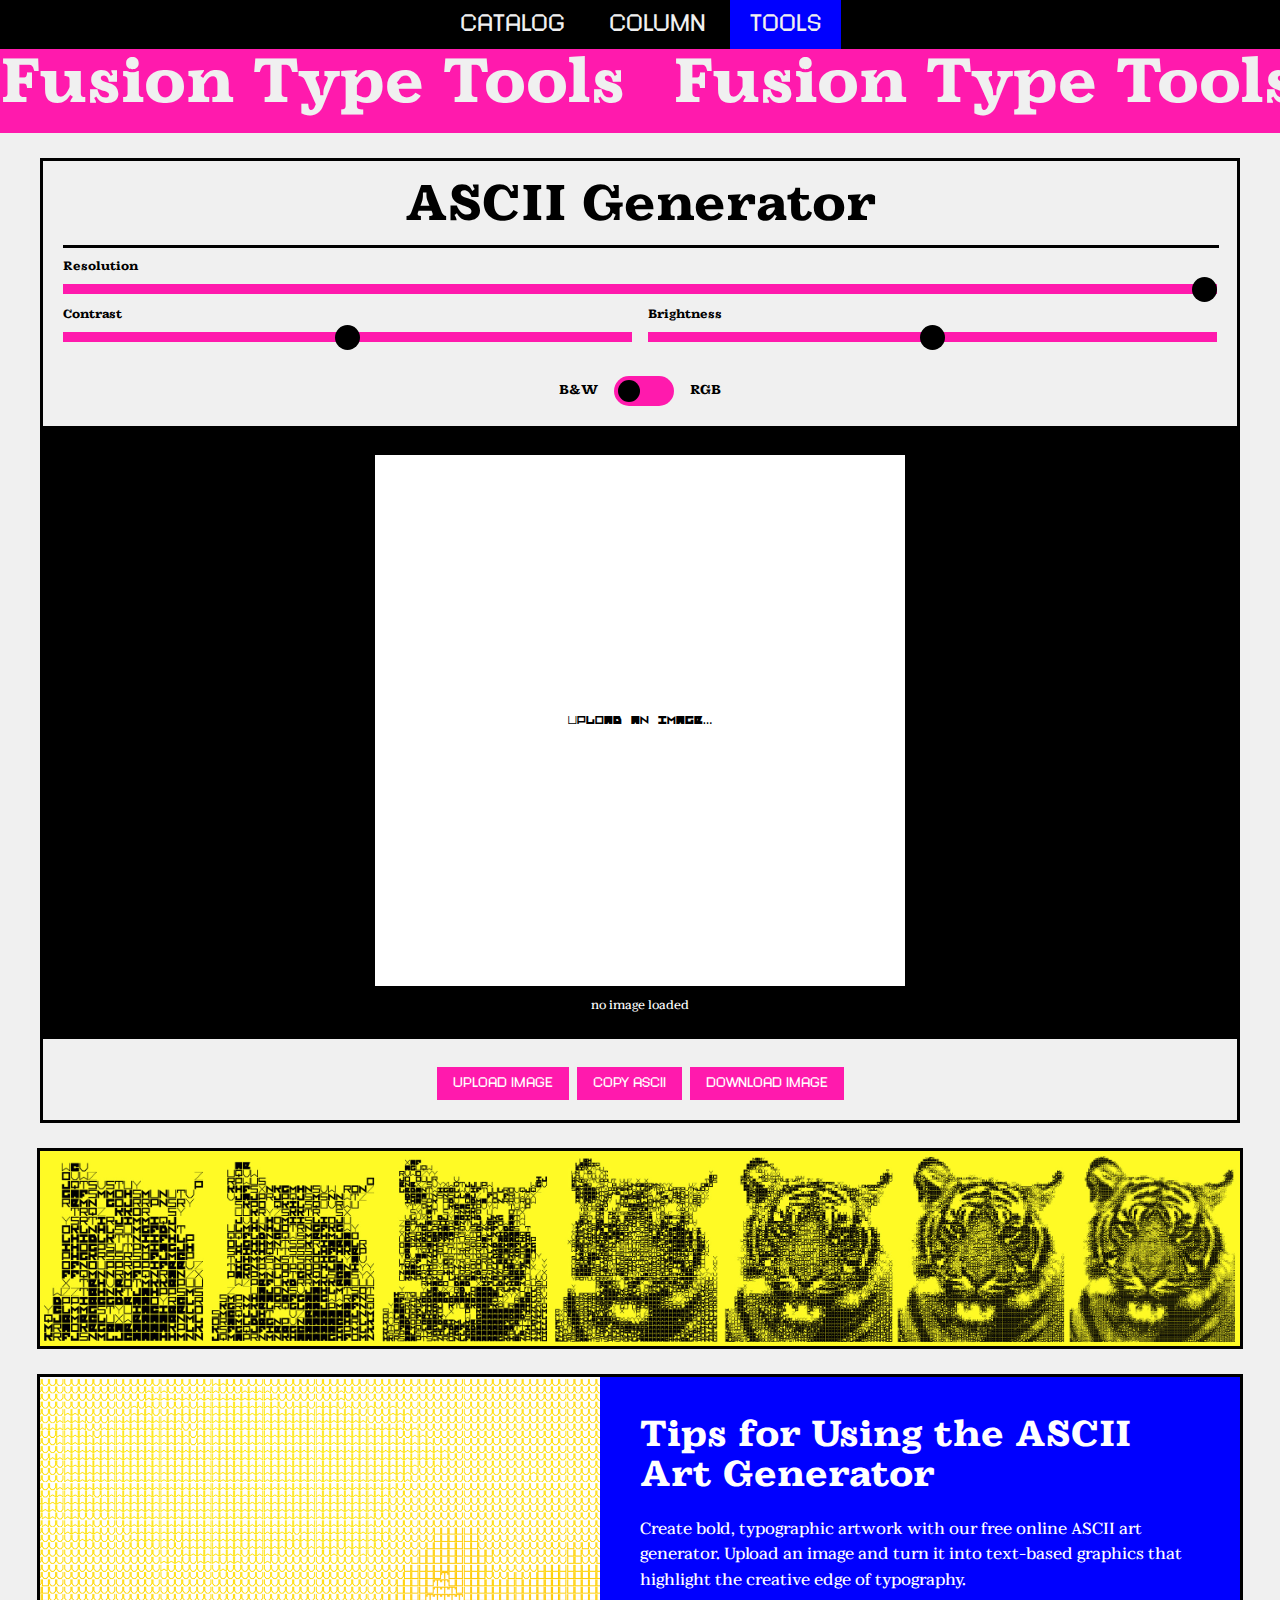
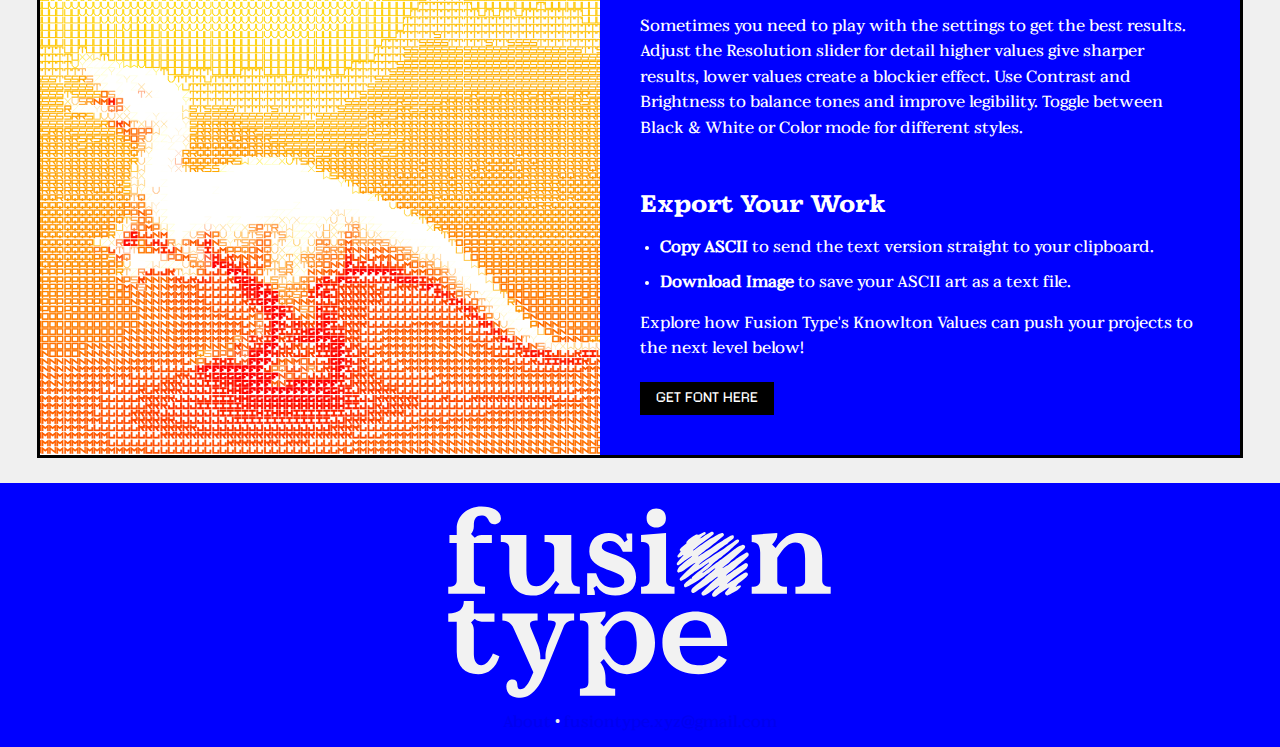
<file: tools.html>
<!DOCTYPE html>
<html lang="eng">
  <head>
    <meta charset="UTF-8" />
    <meta http-equiv="X-UA_Compatable" content="IE=edge" />
    <meta name="viewport" content="with=device=width" />
    <title>Fusion Type Foundry</title>
    <link rel="stylesheet" href="style.css" />
    <link rel="icon" type="image/png" href="FAVICON.png" />

    <!-- ASCII Generator Styles -->
    <style>
      @font-face {
        font-family: "KnowltonASCII";
        src: url("KnowltonValues-ASCII.woff") format("woff");
      }

      @font-face {
        font-family: Bookwell;
        src: url(BookwellD27-Bold.woff);
        font-style: normal;
        font-weight: bold;
      }
      @font-face {
        font-family: BookwellMedium;
        src: url(BookwellD27-Medium.woff);
        font-style: normal;
        font-weight: medium;
      }
      @font-face {
        font-family: BookwellBook;
        src: url(BookwellD27-Book.woff);
        font-style: normal;
        font-weight: normal;
      }

      h1 {
        color: black;
        /* background-color: rgb(240, 240, 240); */
        font-family: Bookwell, Georgia, "Times New Roman", Times, serif;
        font-size: 62px;
        text-align: left;
        margin-bottom: 20px;
        margin-top: 0px;
        padding-right: 20px;
        line-height: 66px;
        /* margin-right: auto;
  margin-left: auto; */
      }

      h2 {
        text-align: center;
        color: black;
        font-family: Bookwell, Georgia, "Times New Roman", Times, serif;
        font-size: 50px;
        padding: 0px;
        margin: 0px;
        line-height: 52px;
      }
      .ascii-tool-wrap {
        width: 100%;
        display: flex;
        flex-direction: column;
        gap: 1rem;
        align-items: center;
        overflow-x: hidden;
      }

      .title-marquee {
        font-size: 62px;
        font-family: Bookwell;
        background-color: rgb(255, 26, 173);
        color: rgb(240, 240, 240);
        padding-bottom: 10px;
      }

      .ascii-title-container {
        background-color: black;
        width: 1200px;
        margin: 0 auto;
        padding: 1rem;
        margin-top: 25px;
        box-sizing: border-box;
      }

      .ascii-content-container {
        width: 1200px;
        margin: 0 auto;
        background-color: rgb(240, 240, 240);
        padding: 20px;
        border: 3px solid black;
        margin-bottom: 25px;
        box-sizing: border-box;
      }

      .controls-container {
        width: 1200px;
        margin: 0 auto;
        margin-top: 25px;
        background-color: rgb(240, 240, 240);
        padding: 20px;
        border: 3px solid black;
        /* margin-bottom: 25px; */
        box-sizing: border-box;
      }

      .ascii-display-container {
        font-family: BookwellBook, Georgia, "Times New Roman", Times, serif;
        color: #fff;
        width: 1200px;
        margin: 0 auto;
        background-color: black;
        padding: 20px;
        border: 3px solid black;
        /* margin-bottom: 25px; */
        box-sizing: border-box;
      }

      .buttons-container {
        width: 1200px;
        margin: 0 auto;
        background-color: rgb(240, 240, 240);
        padding: 20px;
        border: 3px solid black;
        margin-bottom: 25px;
        box-sizing: border-box;
      }

      .image-text-container {
        width: 1200px;
        margin: 0 auto;
        margin-bottom: 25px;
        border: 3px solid black;
      }

      .image-text-split {
        display: flex;
        width: 100%;
        height: auto;
      }

      .image-text-split .left,
      .image-text-split .right {
        flex: 1;
      }

      .image-text-split .left img {
        width: 100%;
        height: 100%;
        object-fit: cover;
        display: block;
      }

      .image-text-split .right {
        display: flex;
        flex-direction: column;
        justify-content: center;
        align-items: flex-start;
        background-color: blue;
        padding: 40px;
      }

      .image-text-split .right h1 {
        color: #fff;
        font-family: Bookwell, Georgia, "Times New Roman", Times, serif;
        font-size: 62px;
        text-align: left;
        margin-bottom: 30px;
        margin-top: 0px;
        line-height: 66px;
      }

      .image-text-split .right p {
        text-align: left;
        font-family: BookwellBook;
        margin: 0px 0px 20px 0px;
        max-width: 70ch;
        font-size: 16px;
        color: #fff;
        line-height: 1.6;
      }

      .image-text-split .right h2 {
        color: #fff;
        font-family: Bookwell, Georgia, "Times New Roman", Times, serif;
        font-size: 36px;
        text-align: left;
        margin-bottom: 20px;
        margin-top: 0px;
        line-height: 40px;
      }

      .image-text-split .right h3 {
        color: #fff;
        font-family: Bookwell, Georgia, "Times New Roman", Times, serif;
        font-size: 24px;
        text-align: left;
        margin-bottom: 15px;
        margin-top: 30px;
        line-height: 28px;
      }

      .image-text-split .right ul {
        margin: 0px 0px 20px 0px;
        padding-left: 20px;
      }

      .image-text-split .right li {
        color: #fff;
        font-family: BookwellBook;
        font-size: 16px;
        line-height: 1.6;
        margin-bottom: 10px;
      }

      .image-text-split .right strong {
        color: #fff;
        font-weight: bold;
      }

      .image-text-split .right a {
        color: #fff;
        text-decoration: underline;
      }

      .image-text-split .right a:hover {
        color: rgb(255, 26, 173);
      }

      .skinny-image-container {
        width: 1200px;
        margin: 0 auto;
        margin-bottom: 25px;
        border: 3px solid black;
      }

      .skinny-image-container img {
        width: 100%;
        height: auto;
        display: block;
      }

      .ascii-tool-title {
        color: #fff;
        margin: 0 !important;
        padding: 1rem !important;
      }

      #controls {
        display: flex;
        flex-direction: column;
        gap: 0.75rem;
        align-items: center;
        width: 100%;
      }

      #resolution-control {
        width: 100%;
        display: flex;
        flex-direction: column;
        align-items: left;
        font-family: Bookwell, Georgia, "Times New Roman", Times, serif !important;
        font-size: 12px;
      }

      .slide {
        margin-top: 20px;
        margin-left: 20px;
        margin-right: 20px;
        overflow: hidden;
        font-family: Bookwell, Georgia, "Times New Roman", Times, serif !important;
        font-size: 20pt;
      }

      .size-slider {
        margin-top: 10px;
        margin-left: 0px;
        -webkit-appearance: none;
        appearance: none;
        width: 25%;
        height: 10px;
        background: rgb(255, 26, 173);
        outline: none;
        opacity: 1;
        -webkit-transition: 0.2s;
        transition: opacity 0.2s;
      }

      .size-slider::-webkit-slider-thumb {
        -webkit-appearance: none;
        appearance: none;
        width: 25px;
        height: 25px;
        background: black;
        cursor: pointer;
        border-radius: 50%;
      }

      .size-slider::-moz-range-thumb {
        width: 25px;
        height: 25px;
        background: black;
        cursor: pointer;
        border-radius: 50%;
        border: none;
      }

      #resolution-control input {
        width: 100%;
      }

      #tone-controls {
        width: 100%;
        display: flex;
        gap: 1rem;
        flex-wrap: wrap;
      }

      #tone-controls label {
        flex: 1;
        display: flex;
        flex-direction: column;
        align-items: left;
        font-size: 12px;
        color: black;
        font-family: Bookwell, Georgia, "Times New Roman", Times, serif !important;
      }

      #tone-controls input {
        width: 100%;
      }

      input[type="file"] {
        display: none;
      }

      #mode-toggle {
        display: flex;
        gap: 1rem;
        justify-content: center;
        font-size: 13px;
        color: black;
        font-family: Bookwell, Georgia, "Times New Roman", Times, serif !important;
        align-items: center;
      }

      #mode-toggle label {
        display: flex;
        align-items: left;
        gap: 0.5rem;
      }

      /* Custom Toggle Switch */
      .toggle-switch {
        position: relative;
        display: inline-block;
        width: 60px;
        height: 30px;
      }

      .toggle-switch input {
        opacity: 0;
        width: 0;
        height: 0;
      }

      .toggle-slider {
        position: absolute;
        cursor: pointer;
        top: 0;
        left: 0;
        right: 0;
        bottom: 0;
        background-color: rgb(255, 26, 173);
        transition: 0.4s;
        border-radius: 30px;
      }

      .toggle-slider:before {
        position: absolute;
        content: "";
        height: 22px;
        width: 22px;
        left: 4px;
        bottom: 4px;
        background-color: black;
        transition: 0.4s;
        border-radius: 50%;
      }

      input:checked + .toggle-slider {
        background-color: rgb(255, 26, 173);
      }

      input:checked + .toggle-slider:before {
        transform: translateX(30px);
      }

      #ascii-container {
        width: 40%;
        aspect-ratio: 1/1;
        background: #fff;
        padding: 3%;
        display: flex;
        justify-content: center;
        align-items: center;
        margin: 0 auto;
        position: relative;
        border: 3px solid black;
      }

      #ascii-box {
        position: absolute;
        top: 50%;
        left: 50%;
        transform: translate(-50%, -50%);
        background: transparent;
        white-space: pre;
        font-family: "KnowltonASCII", monospace;
        margin: 0;
        padding: 0;
        color: #000;
      }

      canvas.colorCanvas {
        position: absolute;
        top: 50%;
        left: 50%;
        transform: translate(-50%, -50%);
        image-rendering: pixelated;
        display: none;
      }

      #upload-section {
        display: flex;
        gap: 10px;
        align-items: center;
        flex-wrap: wrap;
        justify-content: center;
      }

      #upload-label {
        background-color: rgb(255, 26, 173);
        font-family: Tubbs, Georgia, "Times New Roman", Times, serif;
        border: none;
        font-size: 14px;
        padding: 8px 16px;
        color: white;
        cursor: pointer;
        display: flex;
        align-items: center;
        justify-content: center;
        text-align: center;
      }

      #upload-label:hover {
        background-color: black;
      }

      .status {
        font-size: 12px;
        color: white;
        font-family: BookwellBook;
        padding-top: 10px;
      }

      #buttons {
        display: flex;
        gap: 0.5rem;
        flex-wrap: wrap;
        justify-content: center;
        margin-top: 0.5rem;
      }

      #buttons button {
        background-color: rgb(255, 26, 173);
        font-family: Tubbs, Georgia, "Times New Roman", Times, serif;
        border: none;
        font-size: 14px;
        padding: 8px 16px;
        color: white;
        cursor: pointer;
        display: flex;
        align-items: center;
        justify-content: center;
        text-align: center;
      }

      #buttons button:hover {
        background-color: black;
      }

      canvas#canvas {
        display: none;
      }

      @media (max-width: 900px) {
        #ascii-container {
          width: 60%;
        }
      }

      @media (max-width: 1300px) {
        .ascii-title-container,
        .controls-container,
        .ascii-display-container,
        .buttons-container,
        .image-text-container,
        .skinny-image-container {
          width: 95%;
          max-width: 1200px;
        }
      }

      @media (max-width: 900px) {
        .ascii-title-container,
        .controls-container,
        .ascii-display-container,
        .buttons-container,
        .image-text-container,
        .skinny-image-container {
          width: calc(100% - 30px);
          margin-left: 15px;
          margin-right: 15px;
        }

        .image-text-split {
          flex-direction: column;
        }

        .image-text-split .right {
          padding: 30px;
        }

        .image-text-split .right h1 {
          font-size: 48px;
          line-height: 52px;
        }

        .image-text-split .right h2 {
          font-size: 28px;
          line-height: 32px;
        }

        .image-text-split .right h3 {
          font-size: 20px;
          line-height: 24px;
        }

        .title-marquee {
          font-size: 48px;
        }

        #ascii-container {
          width: 60%;
        }

        #tone-controls {
          flex-direction: column;
          gap: 0.5rem;
        }

        #tone-controls label {
          font-size: 11px;
        }
      }

      @media (max-width: 600px) {
        .ascii-title-container,
        .controls-container,
        .ascii-display-container,
        .buttons-container,
        .image-text-container,
        .skinny-image-container {
          width: calc(100% - 20px);
          margin-left: 10px;
          margin-right: 10px;
        }

        .image-text-split .right {
          padding: 20px;
        }

        .image-text-split .right h1 {
          font-size: 36px;
          line-height: 40px;
        }

        .image-text-split .right h2 {
          font-size: 24px;
          line-height: 28px;
        }

        .image-text-split .right h3 {
          font-size: 18px;
          line-height: 22px;
        }

        .title-marquee {
          font-size: 36px;
        }

        #ascii-container {
          width: 90%;
          padding: 4%;
        }

        #tone-controls label {
          font-size: 11px;
        }

        #buttons button,
        #upload-label {
          font-size: 12px;
          padding: 0.4rem 0.8rem;
        }

        #buttons {
          flex-direction: column;
          gap: 0.5rem;
        }

        #mode-toggle {
          flex-direction: column;
          gap: 0.5rem;
        }
      }
    </style>
  </head>

  <body>
    <nav class="navbar">
      <ul>
        <li><a href="index.html">Catalog</a></li>
        <li><a href="column.html">Column</a></li>
        <li><a href="tools.html" class="active">Tools</a></li>
      </ul>
    </nav>

    <div class="title-marquee">
      <a style="color: inherit" target="_self">
        <div class="marquee">
          <div class="marquee-content scroll">
            <div>Fusion Type Tools</div>
            <div>Fusion Type Tools</div>
          </div>
          <div class="marquee-content scroll">
            <div>Fusion Type Tools</div>
            <div>Fusion Type Tools</div>
          </div>
        </div>
      </a>
    </div>

    <!-- <hr color="black" size="3" /> -->

    <!-- ASCII Generator Tool -->
    <!-- <div class="ascii-title-container">
      <h1 class="ascii-tool-title">ASCII Generator</h1>
    </div> -->

    <!-- Controls Box -->
    <div class="controls-container">
      <div id="controls">
        <h2 style="margin-bottom: 0">ASCII Generator</h2>
        <hr color="black" size="3" width="100%" />
        <div id="resolution-control">
          <label>Resolution</label>
          <input id="resolutionSlider" class="size-slider" type="range" min="20" max="100" value="150" />
        </div>

        <div id="tone-controls">
          <label>
            Contrast
            <input id="contrastSlider" class="size-slider" type="range" min="-100" max="100" value="0" />
          </label>
          <label>
            Brightness
            <input id="brightnessSlider" class="size-slider" type="range" min="-100" max="100" value="0" />
          </label>
        </div>

        <div id="mode-toggle" style="margin-top: 20px">
          <span>B&W</span>
          <label class="toggle-switch">
            <input type="checkbox" id="modeToggle" />
            <span class="toggle-slider"></span>
          </label>
          <span>RGB</span>
        </div>
      </div>
    </div>

    <!-- ASCII Display Box -->
    <div class="ascii-display-container">
      <div id="ascii-container">
        <pre id="ascii-box">Upload an image…</pre>
        <canvas id="colorCanvas" class="colorCanvas"></canvas>
      </div>

      <div id="upload-section">
        <input id="imageUpload" type="file" accept="image/*" />
        <div class="status" id="statusText">no image loaded</div>
      </div>
    </div>

    <!-- Buttons Box -->
    <div class="buttons-container">
      <div id="buttons">
        <label id="upload-label" for="imageUpload">Upload Image</label>
        <button id="copyBtn">Copy ASCII</button>
        <button id="downloadBtn">Download Image</button>
      </div>
    </div>

    <!-- Skinny Image Box -->
    <div class="skinny-image-container">
      <img src="images2/TigerDemo.jpg" alt="Demo of ASCII art of a tiger" />
    </div>

    <!-- Image and Text Box -->
    <div class="image-text-container">
      <div class="image-text-split">
        <div class="left">
          <img src="images2/DinoDemo.png" alt="ASCII art of a dinosaur" />
        </div>
        <div class="right">
          <h2>Tips for Using the ASCII Art Generator</h2>
          <p>Create bold, typographic artwork with our free online ASCII art generator. Upload an image and turn it into text-based graphics that highlight the creative edge of typography.</p>
          <p>Sometimes you need to play with the settings to get the best results. Adjust the Resolution slider for detail higher values give sharper results, lower values create a blockier effect. Use Contrast and Brightness to balance tones and improve legibility. Toggle between Black &amp; White or Color mode for different styles.</p>

          <h3>Export Your Work</h3>
          <ul style="margin-bottom: 5px">
            <li><strong>Copy ASCII</strong> to send the text version straight to your clipboard.</li>
            <li><strong>Download Image</strong> to save your ASCII art as a text file.</li>
          </ul>

          <p>Explore how Fusion Type's Knowlton Values can push your projects to the next level below!</p>

          <!-- HERE PLEASE -->
          <a href="KV.html" style="text-decoration: none">
            <button style="background-color: black; font-family: Tubbs, Georgia, 'Times New Roman', Times, serif; border: none; font-size: 14px; padding: 8px 16px; color: white; cursor: pointer; display: flex; align-items: center; justify-content: center; text-align: center; transition: background-color 0.3s ease" onmouseover="this.style.backgroundColor='rgb(255, 26, 173)'" onmouseout="this.style.backgroundColor='black'">Get Font Here</button>
          </a>
        </div>
      </div>
    </div>

    <canvas id="canvas"></canvas>
    <!-- hidden sampler -->
  </body>

  <footer class="footer">
    <div class="footer-left">
      <img src="/images2/FusionTypeG.svg" alt="Fusion Type Logo" class="footer-logo" />
    </div>
    <div class="footer-right">
      <a href="/about.html">About</a>
      <span>•</span>
      <a href="mailto:fusiontype.xyz@gmail.com">fusiontype.xyz@gmail.com</a>
    </div>
  </footer>

  <div class="cursors">
    <div>
      <span> </span>
    </div>
  </div>

  <script src="cursors.js"></script>
  <script>
    /* ASCII Generator JavaScript */
    const BLEND_MODE = "screen";
    // DENSITY STRING
    const densityString = "ABCDEFGHIJKLMNOPQRSTUVWXYZ ";
    const LINE_HEIGHT_RATIO = 6.5 / 12;
    const RESOLUTION_CAP = 175;

    const asciiBox = document.getElementById("ascii-box");
    const asciiContainer = document.getElementById("ascii-container");
    const uploadInput = document.getElementById("imageUpload");
    const resolutionSlider = document.getElementById("resolutionSlider");
    const contrastSlider = document.getElementById("contrastSlider");
    const brightnessSlider = document.getElementById("brightnessSlider");
    const colorCanvas = document.getElementById("colorCanvas");
    const colorCtx = colorCanvas.getContext("2d");
    const sampleCanvas = document.getElementById("canvas");
    const sctx = sampleCanvas.getContext("2d");
    const statusText = document.getElementById("statusText");
    const modeToggle = document.getElementById("modeToggle");
    const copyBtn = document.getElementById("copyBtn");
    const downloadBtn = document.getElementById("downloadBtn");

    let originalImage = null,
      originalW = 0,
      originalH = 0;

    /* wire up */
    [contrastSlider, resolutionSlider, brightnessSlider].forEach((s) => s.addEventListener("input", buildASCII));
    uploadInput.addEventListener("change", handleUpload);
    modeToggle.addEventListener("change", buildASCII);

    copyBtn.addEventListener("click", () => {
      navigator.clipboard.writeText(asciiBox.textContent).then(() => alert("ASCII copied to clipboard!"));
    });

    function handleUpload(e) {
      const file = e.target.files?.[0];
      if (!file) return;
      const url = URL.createObjectURL(file);
      const img = new Image();
      img.crossOrigin = "Anonymous";
      img.onload = () => {
        originalW = img.naturalWidth;
        originalH = img.naturalHeight;
        originalImage = img;
        const sliderMax = Math.min(Math.max(originalW, originalH), RESOLUTION_CAP);
        resolutionSlider.max = sliderMax;
        resolutionSlider.value = Math.min(sliderMax, 100);
        statusText.textContent = `loaded: ${file.name} — ${originalW}×${originalH}px (max res: ${sliderMax})`;
        buildASCII();
      };
      img.onerror = () => (statusText.textContent = "failed to load image");
      img.src = url;
    }

    function blendMultiply(base, blend) {
      return base * blend;
    }
    function blendScreen(base, blend) {
      return 1 - (1 - base) * (1 - blend);
    }
    function blendAdd(base, blend) {
      return Math.min(1, base + blend);
    }
    function blendDarken(base, blend) {
      return Math.min(base, blend);
    }
    function blendLighten(base, blend) {
      return Math.max(base, blend);
    }
    function blendDifference(base, blend) {
      return Math.abs(base - blend);
    }
    function blendExclusion(base, blend) {
      return base + blend - 2 * base * blend;
    }
    function blendOverlay(base, blend) {
      if (base < 0.5) return 2 * base * blend;
      return 1 - 2 * (1 - base) * (1 - blend);
    }

    function applyBlendMode(baseVec, layerVec, mode) {
      const res = [0, 0, 0];
      for (let i = 0; i < 3; i++) {
        const b = baseVec[i],
          l = layerVec[i];
        switch (mode) {
          case "multiply":
            res[i] = blendMultiply(b, l);
            break;
          case "screen":
            res[i] = blendScreen(b, l);
            break;
          case "add":
            res[i] = blendAdd(b, l);
            break;
          case "darken":
            res[i] = blendDarken(b, l);
            break;
          case "lighten":
            res[i] = blendLighten(b, l);
            break;
          case "difference":
            res[i] = blendDifference(b, l);
            break;
          case "exclusion":
            res[i] = blendExclusion(b, l);
            break;
          case "overlay":
            res[i] = blendOverlay(b, l);
            break;
          default:
            res[i] = blendScreen(b, l);
            break;
        }
      }
      return res;
    }

    async function buildASCII() {
      if (!originalImage) {
        asciiBox.textContent = "Upload an image…";
        colorCanvas.style.display = "none";
        asciiBox.style.display = "block";
        return;
      }

      const mode = modeToggle.checked ? "color" : "bw";

      const targetRes = Math.max(1, Math.min(+resolutionSlider.value || 100, +resolutionSlider.max));
      const aspectRatio = originalW / originalH;
      let cols, rows;
      if (aspectRatio >= 1) {
        cols = targetRes;
        rows = Math.round(cols / aspectRatio);
      } else {
        rows = targetRes;
        cols = Math.round(rows * aspectRatio);
      }

      sampleCanvas.width = cols;
      sampleCanvas.height = rows;
      sctx.drawImage(originalImage, 0, 0, cols, rows);
      const imgData = sctx.getImageData(0, 0, cols, rows).data;

      const contrast = +contrastSlider.value || 0;
      const brightness = +brightnessSlider.value || 0;
      const factor = (259 * (contrast + 255)) / (255 * (259 - contrast));

      if (mode === "bw") {
        colorCanvas.style.display = "none";
        asciiBox.style.display = "block";
        let out = "";
        for (let y = 0; y < rows; y++) {
          let row = "";
          for (let x = 0; x < cols; x++) {
            const idx = (y * cols + x) * 4;
            let avg = (imgData[idx] + imgData[idx + 1] + imgData[idx + 2]) / 3;
            avg = factor * (avg - 128) + 128;
            avg += brightness;
            avg = Math.max(0, Math.min(255, avg));
            row += densityString[Math.floor((avg / 255) * (densityString.length - 1))];
          }
          out += row + "\n";
        }
        asciiBox.textContent = out;
        fitFontToBoxText(cols, rows, asciiBox);
        return;
      }

      asciiBox.style.display = "none";
      colorCanvas.style.display = "block";

      const fontFamily = '"KnowltonASCII", monospace';
      await (document.fonts && document.fonts.load ? document.fonts.load(`12px ${fontFamily}`) : Promise.resolve());

      function measureCharWidth(fontSizePx) {
        sctx.font = `${fontSizePx}px ${fontFamily}`;
        return sctx.measureText("W").width;
      }

      const containerSize = asciiContainer.clientWidth * 0.94;
      let lo = 2,
        hi = 300,
        best = 12;
      while (lo <= hi) {
        const mid = Math.floor((lo + hi) / 2);
        const cw = measureCharWidth(mid);
        const lh = mid * LINE_HEIGHT_RATIO;
        if (cw * cols <= containerSize && lh * rows <= containerSize) {
          best = mid;
          lo = mid + 1;
        } else hi = mid - 1;
      }

      const fontSize = best;
      const charW = measureCharWidth(fontSize);
      const lineH = fontSize * LINE_HEIGHT_RATIO;

      colorCanvas.width = Math.ceil(charW * cols);
      colorCanvas.height = Math.ceil(lineH * rows);
      colorCanvas.style.width = colorCanvas.width + "px";
      colorCanvas.style.height = colorCanvas.height + "px";

      colorCtx.clearRect(0, 0, colorCanvas.width, colorCanvas.height);
      colorCtx.fillStyle = "#fff";
      colorCtx.fillRect(0, 0, colorCanvas.width, colorCanvas.height);
      colorCtx.textBaseline = "top";
      colorCtx.font = `${fontSize}px ${fontFamily}`;

      const startBlackModes = new Set(["screen", "add", "overlay", "difference", "exclusion", "lighten", "darken"]);
      const baseInit = startBlackModes.has(BLEND_MODE) ? [0, 0, 0] : [1, 1, 1];

      let asciiOut = "";

      for (let y = 0; y < rows; y++) {
        let rowStr = "";
        for (let x = 0; x < cols; x++) {
          const idx = (y * cols + x) * 4;
          let r = imgData[idx];
          let g = imgData[idx + 1];
          let b = imgData[idx + 2];

          r = factor * (r - 128) + 128 + brightness;
          g = factor * (g - 128) + 128 + brightness;
          b = factor * (b - 128) + 128 + brightness;
          r = Math.max(0, Math.min(255, r)) / 255;
          g = Math.max(0, Math.min(255, g)) / 255;
          b = Math.max(0, Math.min(255, b)) / 255;

          let composite = baseInit.slice();

          composite = applyBlendMode(composite, [r, 0, 0], BLEND_MODE);
          composite = applyBlendMode(composite, [0, g, 0], BLEND_MODE);
          composite = applyBlendMode(composite, [0, 0, b], BLEND_MODE);

          const finalR = Math.max(0, Math.min(1, composite[0]));
          const finalG = Math.max(0, Math.min(1, composite[1]));
          const finalB = Math.max(0, Math.min(1, composite[2]));

          const lum = 0.2126 * finalR + 0.7152 * finalG + 0.0722 * finalB;
          const charIndex = Math.floor(lum * (densityString.length - 1));
          const ch = densityString.charAt(charIndex);

          colorCtx.fillStyle = `rgb(${Math.round(finalR * 255)}, ${Math.round(finalG * 255)}, ${Math.round(finalB * 255)})`;
          const px = Math.round(x * charW);
          const py = Math.round(y * lineH);
          colorCtx.fillText(ch, px, py);

          rowStr += ch;
        }
        asciiOut += rowStr + "\n";
      }

      asciiBox.textContent = asciiOut;
      fitFontToBoxText(cols, rows, asciiBox);

      colorCanvas.style.display = "block";
      asciiBox.style.display = "none";
    }

    function fitFontToBoxText(cols, rows, element) {
      const fontFamily = '"KnowltonASCII", monospace';
      const fontSpec = `12px ${fontFamily}`;
      (document.fonts && document.fonts.load ? document.fonts.load(fontSpec) : Promise.resolve()).then(() => {
        function measureCharWidth(sz) {
          sctx.font = `${sz}px ${fontFamily}`;
          return sctx.measureText("W").width;
        }
        const containerSize = asciiContainer.clientWidth * 0.94;
        let lo = 2,
          hi = 300,
          best = 12;
        while (lo <= hi) {
          const mid = Math.floor((lo + hi) / 2);
          const cw = measureCharWidth(mid);
          const lh = mid * LINE_HEIGHT_RATIO;
          if (cw * cols <= containerSize && lh * rows <= containerSize) {
            best = mid;
            lo = mid + 1;
          } else hi = mid - 1;
        }
        const final = best;
        const cw = measureCharWidth(final);
        const lh = final * LINE_HEIGHT_RATIO;
        element.style.fontSize = final + "px";
        element.style.lineHeight = lh + "px";
        element.style.width = Math.ceil(cw * cols) + "px";
        element.style.height = Math.ceil(rows * lh) + "px";
        element.style.margin = "auto";
      });
    }

    // Function to add watermark to canvas
    function addWatermark(canvas, ctx) {
      return new Promise((resolve) => {
        const watermark = new Image();
        watermark.onload = () => {
          const canvasWidth = canvas.width;
          const canvasHeight = canvas.height;
          const watermarkWidth = watermark.width;
          const watermarkHeight = watermark.height;

          // Calculate watermark size (max 20% of canvas width, maintain aspect ratio)
          const maxWatermarkWidth = canvasWidth * 0.2;
          const scale = Math.min(maxWatermarkWidth / watermarkWidth, 1);
          const scaledWidth = watermarkWidth * scale;
          const scaledHeight = watermarkHeight * scale;

          // Position in bottom right with 10px margin
          const x = canvasWidth - scaledWidth - 10;
          const y = canvasHeight - scaledHeight - 10;

          // Draw watermark
          ctx.drawImage(watermark, x, y, scaledWidth, scaledHeight);
          resolve();
        };
        watermark.onerror = () => {
          console.log("Watermark image not found, skipping watermark");
          resolve();
        };
        watermark.src = "images2/watermark.png";
      });
    }

    downloadBtn.addEventListener("click", async () => {
      const mode = modeToggle.checked ? "color" : "bw";
      if (!originalImage) return alert("Upload an image first");

      if (mode === "bw") {
        const asciiText = asciiBox.textContent.split("\n");
        const cols = asciiText[0].length;
        const rows = asciiText.length;
        const baseFont = 20;
        const lineH = baseFont * LINE_HEIGHT_RATIO;

        const tmp = document.createElement("canvas").getContext("2d");
        tmp.font = `${baseFont}px "KnowltonASCII", monospace`;
        const charW = tmp.measureText("W").width;

        const rawW = charW * cols;
        const rawH = lineH * rows;
        const scale = 1200 / Math.max(rawW, rawH);
        const scaledW = Math.round(rawW * scale);
        const scaledH = Math.round(rawH * scale);

        const outW = scaledW + 50;
        const outH = scaledH + 50;

        const outCanvas = document.createElement("canvas");
        outCanvas.width = outW;
        outCanvas.height = outH;
        const outCtx = outCanvas.getContext("2d");
        outCtx.fillStyle = "#fff";
        outCtx.fillRect(0, 0, outW, outH);
        outCtx.fillStyle = "#000";
        outCtx.font = `${Math.round(baseFont * scale)}px "KnowltonASCII", monospace`;
        outCtx.textBaseline = "top";
        asciiText.forEach((line, i) => outCtx.fillText(line, 25, 25 + i * (lineH * scale)));

        // Add watermark
        await addWatermark(outCanvas, outCtx);

        const link = document.createElement("a");
        link.download = "FUSION_TYPE_ascii-art.png";
        link.href = outCanvas.toDataURL("image/png");
        link.click();
        return;
      }

      const targetRes = Math.max(1, Math.min(+resolutionSlider.value || 100, +resolutionSlider.max));
      const aspectRatio = originalW / originalH;
      let cols, rows;
      if (aspectRatio >= 1) {
        cols = targetRes;
        rows = Math.round(cols / aspectRatio);
      } else {
        rows = targetRes;
        cols = Math.round(rows * aspectRatio);
      }

      const s = document.createElement("canvas");
      s.width = cols;
      s.height = rows;
      const sc = s.getContext("2d");
      sc.drawImage(originalImage, 0, 0, cols, rows);
      const imgData = sc.getImageData(0, 0, cols, rows).data;

      const contrast = +contrastSlider.value || 0;
      const brightness = +brightnessSlider.value || 0;
      const factor = (259 * (contrast + 255)) / (255 * (259 - contrast));

      const baseFont = 20;
      const tm = document.createElement("canvas").getContext("2d");
      tm.font = `${baseFont}px "KnowltonASCII", monospace`;
      const charW = tm.measureText("W").width;
      const lineH = baseFont * LINE_HEIGHT_RATIO;

      const rawW = charW * cols;
      const rawH = lineH * rows;
      const scale = 1200 / Math.max(rawW, rawH);
      const finalInnerW = Math.round(rawW * scale);
      const finalInnerH = Math.round(rawH * scale);

      const outW = finalInnerW + 50;
      const outH = finalInnerH + 50;

      const outCanvas = document.createElement("canvas");
      outCanvas.width = outW;
      outCanvas.height = outH;
      const outCtx = outCanvas.getContext("2d");
      outCtx.fillStyle = "#fff";
      outCtx.fillRect(0, 0, outW, outH);
      outCtx.textBaseline = "top";
      outCtx.font = `${Math.round(baseFont * scale)}px "KnowltonASCII", monospace`;

      const startBlackModes = new Set(["screen", "add", "overlay", "difference", "exclusion", "lighten", "darken"]);
      const baseInit = startBlackModes.has(BLEND_MODE) ? [0, 0, 0] : [1, 1, 1];

      for (let y = 0; y < rows; y++) {
        for (let x = 0; x < cols; x++) {
          const idx = (y * cols + x) * 4;
          let r = imgData[idx];
          let g = imgData[idx + 1];
          let b = imgData[idx + 2];

          r = factor * (r - 128) + 128 + brightness;
          g = factor * (g - 128) + 128 + brightness;
          b = factor * (b - 128) + 128 + brightness;
          r = Math.max(0, Math.min(255, r)) / 255;
          g = Math.max(0, Math.min(255, g)) / 255;
          b = Math.max(0, Math.min(255, b)) / 255;

          let composite = baseInit.slice();
          composite = applyBlendMode(composite, [r, 0, 0], BLEND_MODE);
          composite = applyBlendMode(composite, [0, g, 0], BLEND_MODE);
          composite = applyBlendMode(composite, [0, 0, b], BLEND_MODE);

          const finalR = Math.max(0, Math.min(1, composite[0]));
          const finalG = Math.max(0, Math.min(1, composite[1]));
          const finalB = Math.max(0, Math.min(1, composite[2]));

          const lum = 0.2126 * finalR + 0.7152 * finalG + 0.0722 * finalB;
          const charIndex = Math.floor(lum * (densityString.length - 1));
          const ch = densityString.charAt(charIndex);

          outCtx.fillStyle = `rgb(${Math.round(finalR * 255)}, ${Math.round(finalG * 255)}, ${Math.round(finalB * 255)})`;
          const px = Math.round(25 + x * (charW * scale));
          const py = Math.round(25 + y * (lineH * scale));
          outCtx.fillText(ch, px, py);
        }
      }

      // Add watermark
      await addWatermark(outCanvas, outCtx);

      const link = document.createElement("a");
      link.download = "ascii-art-color.png";
      link.href = outCanvas.toDataURL("image/png");
      link.click();
    });

    buildASCII();
  </script>
</html>
</file>
<file: style.css>
/* COLORS!!!!
Gray: rgb(240,240,240)
Blue: blue
Black: black
Pink: rgb(255,26,173)
Yellow: rgb(255,250,38)
Green: rgb(23,229,120)
*/ 

@font-face{
    font-family: Bookwell;
    src:url(BookwellD27-Bold.woff);
    font-style: normal;
    font-weight: bold;
}
@font-face{
  font-family: BookwellMedium;
  src:url(BookwellD27-Medium.woff);
  font-style: normal;
  font-weight: medium;
}
@font-face{
  font-family: BookwellBook;
  src:url(BookwellD27-Book.woff);
  font-style: normal;
  font-weight: normal;
}
@font-face{
  font-family: Tubbs;
  src:url(TubbsDepot-Book.woff);
  font-style: normal;
  font-weight: normal;
}
@font-face{
  font-family: Oaky;
  src:url(OakyD4-Medium.woff);
  font-style: normal;
  font-weight: normal;
}
@font-face{
  font-family: Know;
  src:url(KnowltonValues-ASCII.woff);
  font-style: normal;
  font-weight: normal;
}

.mainvid {
  display: block;
  padding-left: 30%;
  padding-right: 30%;
  padding-top: 10px;
  padding-bottom: 10px;
  margin-bottom: 0px;
  width: 40%;
  background-color: black;
}

.ME {
  background-color: rgb(255,26,173);
}

body {
  margin: 0px;
  background-color: rgb(240,240,240);
}

.p {
  text-align: center;
  font-family: BookwellBook;
  margin: 0px;
  max-width: 65ch;
  font-size: 20px;
}

.paragraph {
  text-align: left;
  color: black;
  padding-bottom: 15px;
  padding-top: 15px;
  padding-left: 15%;
  padding-right: 15%;
  margin-top: 0px;
  overflow: hidden;
  font-family: BookwellBook; 
}

hr {
  margin-top: 0px;
  margin-bottom: 0px;
}

.button {
  background-color: blue;
  font-family: Tubbs, Georgia, 'Times New Roman', Times, serif;
  border: none;
  font-size: 24px;
  padding: 10px 20px;
  color: rgb(240,240,240);
  display:flex;
  justify-content: center;
  align-items: center;
  margin:15px auto;
  cursor: pointer;
}

.button:hover{
background-color: rgb(255,26,173);
}

.marquee {
	display: flex;
	overflow: hidden;
	gap: 3rem /* keep rem same */
}

.marquee-content {
  flex-shrink: 0;
  display: flex;
  justify-content: space-around;
  min-width: 100%;
	gap: 3rem; /* keep rem same */
}

m1 {
  font-size: 175px;
  font-family: Bookwell;
}

m1 :hover{
  background-color:rgb(255,26,173);
  color: rgb(240,240,240);
}

m2 {
  font-size: 175px;
  font-family: Tubbs;
}

m2 :hover{
  /* background-color:rgb(23,229,120); */
  background-color:black;
  color: rgb(240,240,240);
  /* color: black; */
}

m3 {
  font-size: 175px;
  font-family: Oaky;
}

m3 :hover{
  /* background-color:blue; */
  background-color:black;
  color: rgb(240,240,240);
}

m4 {
  font-size: 175px;
  font-family: Know;
}

m4 :hover{
  background-color:rgb(255,250,38);
  color: black;
}

.scroll {
  animation: scroll 35s linear infinite;
}

@keyframes scroll {
  from {
    transform: translateX(0);
  }
  to {
    transform: translateX(calc(-100% - 3rem)); /* keep rem same */
  }
}

.specvid {
  video{
  display: block;
  margin: auto;
  margin-top: 10px;
  }
}

.specimag {
  display: block;
  margin: auto;
  margin-top: 10px;
  width: 80%;
}

main{
    margin: 20px;
}

h1{
    color: black;
    background-color:  rgb(240,240,240);
    font-family: Bookwell, Georgia, 'Times New Roman', Times, serif;
    font-size: 70px;
    text-align: center;
    margin-bottom: 0px;
    margin-top: 0px;
}

h1:hover{
  color: blue;
}

.navbar ul{
    list-style-type: none;
    background-color: black;
    padding: 0px;
    margin: 0px;
    overflow: hidden;
    text-align: center;
}

.navbar a{
    color: rgb(240,240,240);
    text-decoration: none;
    font-size: 24px;
    font-family: Tubbs, Georgia, 'Times New Roman', Times, serif;
    padding: 10px 20px;
    display: block;
}

.navbar a:hover{
    background-color:rgb(255,26,173);
    color: rgb(240,240,240);
}

.navbar li{
    display: inline-block;
}

.navbar {
    position: sticky;
    top: 0px;
    z-index: 1000;
}

/* Add a color to the active/current link */
.navbar a.active {
  background-color: blue;
  color: rgb(240,240,240);
}

h3{
    text-align: center;
    color: black;
    font-family: Bookwell, Georgia, 'Times New Roman', Times, serif;
    font-size: 50px;
    padding: 0px;
    margin: 0px;
    line-height: 0px;

    line-height: normal;
}

/* p{
    text-align: center;
    padding: 10;
    max-width: 65ch;
    margin: 0 auto;
    font-size: 17px;
    font-family: Georgia, 'Times New Roman', Times, serif;
    text-decoration: none;
} */

a {
  text-decoration: none;
}

  .column {
    float: left;
    width: 50%;
    padding: 0px;
  }

  
  /* Clear floats after image containers */
  .row::after {
    content: "";
    clear: both;
    display: table;
  }

  .column2 {
    float: left;
    width: 33%;
    padding: 0px;
  }

  
  /* Clear floats after image containers */
  .row2::after {
    content: "";
    clear: both;
    display: table;
  }

  .center {
    display: block;
    margin-left: auto;
    margin-right: auto;
    width: 50%;
  }

  .center2 {
    display: block;
    margin-left: auto;
    margin-right: auto;
  }

  .column a:hover{
    opacity: 30%;
  }

  .center3 {
    display: block;
    margin-left: auto;
    margin-right: auto;
  }

.container{
  position: relative;
  display: flex;
  justify-content: center;
  align-items: center;
  width: auto;
  flex-direction:column;
  margin: 20px auto;
}

.container .content{
  font-family: Bookwell;
  color: blue;
}

.container .size-slider{
  width: 100%;
  display: flex;
  justify-content: flex-end;
  align-items: flex-end;
  margin-bottom: 20px;
}

.MWI{
  image{
    display: block;
    margin: auto;
    margin-top: 10px;
    }
}

footer {
    text-align: center;
    position: sticky;
    background-color: blue;
    color: rgb(240,240,240);
    padding-bottom: 15px;
    padding-top: 15px;
    margin-top: 0px;
    overflow: hidden;
    font-family: BookwellBook; 
  }

  @media screen and (max-width: 1100px){
    .column, .singleimage, .column2{
      width: 100%;
    }
    
  }

  div.cursors div {
    position: absolute;
    top: 300px;
    left: 300px;
    background-color: none;
    z-index: 999;
    pointer-events: none;

  }

  div.cursors div span {
    position: absolute;
    top: 0px;
    left: 40px;
    width: 300px;
    line-height: 90px;

    font-size: 100px;
    font-family: Bookwell, Georgia, 'Times New Roman', Times, serif;
    color: blue;
  }
</file>
<file: bookwellstyle.css>
mb {
    font-size: 175px;
    font-family: Bookwell;
    overflow: hidden;
  }
  
  .marqueeb {
      display: flex;
      overflow: hidden;
      gap: 0rem /* keep rem same */
  }
  
  .marqueeb-content {
    flex-shrink: 0;
    display: flex;
    justify-content: space-around;
    min-width: 100%;
      gap: 0rem; /* keep rem same */
  }
  
  .scrollb {
    animation: scroll 100s linear infinite;
  }
  
  @keyframes scrollb {
    from {
      transform: translateX(0);
    }
    to {
      transform: translateX(calc(-100% - 0rem)); /* keep rem same */
    }
  }
  
  mbb {
    font-size: 175px;
    font-family: BookwellMedium;
    overflow: hidden;
  }
  
  .marqueebb {
      display: flex;
      overflow: hidden;
      gap: 0rem /* keep rem same */
  }
  
  .marqueebb-content {
    flex-shrink: 0;
    display: flex;
    justify-content: space-around;
    min-width: 100%;
      gap: 0rem; /* keep rem same */
  }
  
  .scrollbb {
    animation: scroll 100s linear infinite;
  }

  mbbb {
    font-size: 175px;
    font-family: BookwellBook;
    overflow: hidden;
  }
  
  .marqueebbb {
      display: flex;
      overflow: hidden;
      gap: 0rem /* keep rem same */
  }
  
  .marqueebbb-content {
    flex-shrink: 0;
    display: flex;
    justify-content: space-around;
    min-width: 100%;
      gap: 0rem; /* keep rem same */
  }
  
  .scrollbbb {
    animation: scroll 100s linear infinite;
  }


  :root {
    --font-size: 40px;
  }
  
  .txtsize {
    float: left;
    font-family: BookwellBook;
    font-size: 20px;
    margin-top: 10px;
    margin-left: 20px;
  }
  
  .slide {
    margin-top: 20px;
    margin-left: 20px;
    margin-right: 20px;
    overflow: hidden;
    font-family: Bookwell;
    font-size: 20pt; /* Default font size */
    /* text-wrap: nowrap; */
  }
  
  .size-slider {
    margin-top: 20px;
    margin-left: 10px;
    -webkit-appearance: none;  /* Override default CSS styles */
    appearance: none;
    width: 25%; /* Full-width */
    height: 10px; /* Specified height */
    background: rgb(255,26,173); /* Grey background */
    outline: none;
    opacity: 0.; /* Set transparency (for mouse-over effects on hover) */
    -webkit-transition: .2s; /* 0.2 seconds transition on hover */
    transition: opacity .2s;
  }
  
  .size-slider::-webkit-slider-thumb {
    -webkit-appearance: none; /* Override default look */
    appearance: none;
    width: 25px; /* Set a specific slider handle width */
    height: 25px; /* Slider handle height */
    background: black; /* Green background */
    cursor: pointer; /* Cursor on hover */
    border-radius: 50%; 
  }
</file>
<file: KVstyle.css>
mb {
    font-size: 175px;
    font-family: Know;
    overflow: hidden;
  }
  
  .marqueeb {
      display: flex;
      overflow: hidden;
      gap: 0rem /* keep rem same */
  }
  
  .marqueeb-content {
    flex-shrink: 0;
    display: flex;
    justify-content: space-around;
    min-width: 100%;
      gap: 0rem; /* keep rem same */
  }
  
  .scrollb {
    animation: scroll 100s linear infinite;
  }
  
  @keyframes scrollb {
    from {
      transform: translateX(0);
    }
    to {
      transform: translateX(calc(-100% - 0rem)); /* keep rem same */
    }
  }

  :root {
    --font-size: 40px;
  }
  
  .txtsize {
    float: left;
    font-family: Know;
    font-size: 20px;
    margin-top: 10px;
    margin-left: 20px;
  }
  
  .slide {
    margin-top: 20px;
    margin-left: 20px;
    margin-right: 20px;
    overflow: hidden;
    font-family: Know;
    font-size: 20pt; /* Default font size */
    /* text-wrap: nowrap; */
  }
  
  .size-slider {
    margin-top: 20px;
    margin-left: 10px;
    -webkit-appearance: none;  /* Override default CSS styles */
    appearance: none;
    width: 25%; /* Full-width */
    height: 10px; /* Specified height */
    background: rgb(255,26,173); /* Grey background */
    outline: none;
    opacity: 0.; /* Set transparency (for mouse-over effects on hover) */
    -webkit-transition: .2s; /* 0.2 seconds transition on hover */
    transition: opacity .2s;
  }
  
  .size-slider::-webkit-slider-thumb {
    -webkit-appearance: none; /* Override default look */
    appearance: none;
    width: 25px; /* Set a specific slider handle width */
    height: 25px; /* Slider handle height */
    background: black; /* Green background */
    cursor: pointer; /* Cursor on hover */
    border-radius: 50%; 
  }
</file>
